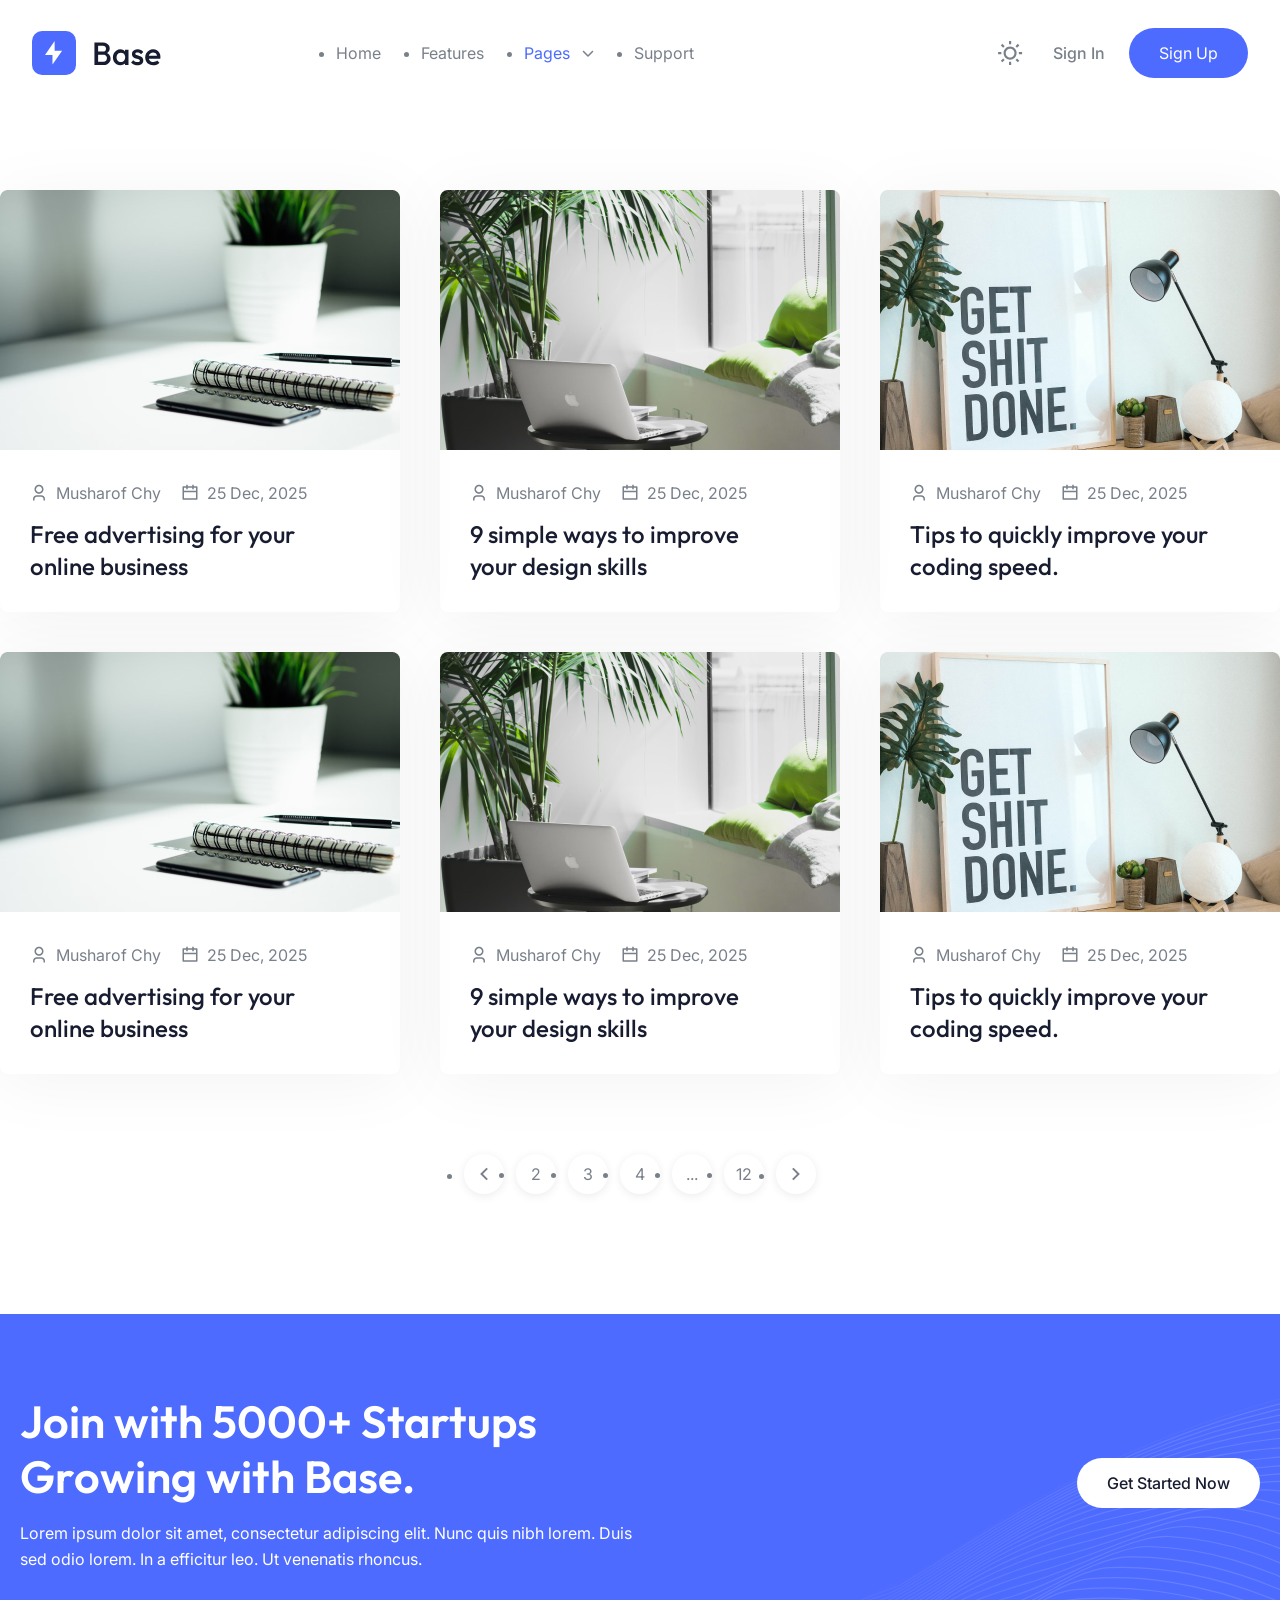
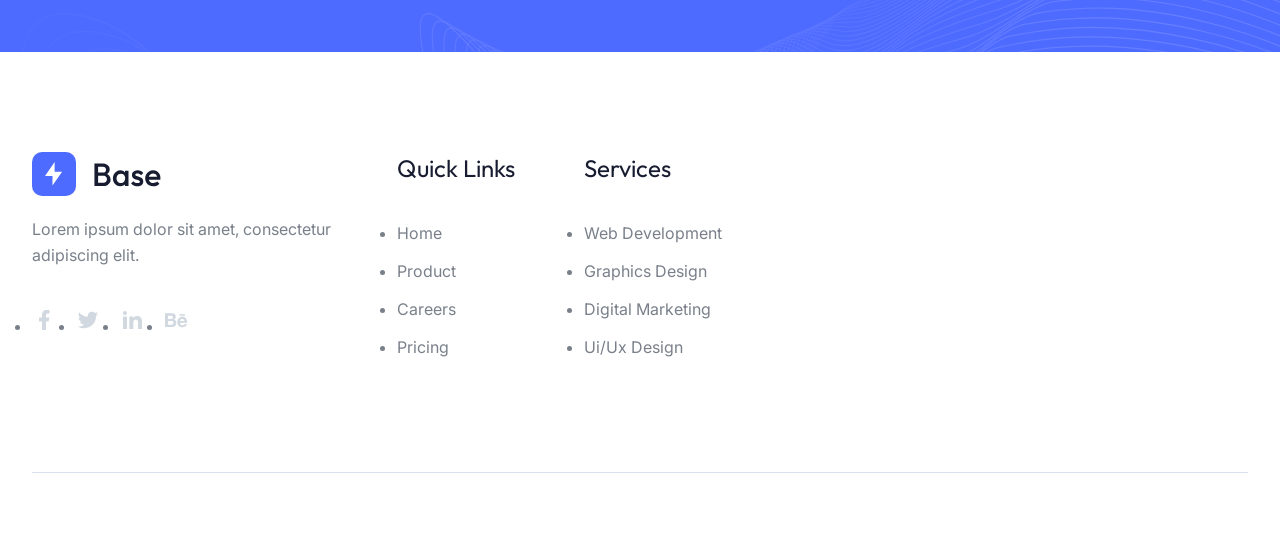
<file: ari_page/blog-grid.html>
<!DOCTYPE html>
<html lang="en">

<head>
  <meta charset="UTF-8" />
  <meta http-equiv="X-UA-Compatible" content="IE=edge" />
  <meta name="viewport" content="width=device-width, initial-scale=1.0" />
  <title>Blog Grids | Base - Tailwind CSS Startup Template</title>
  <link rel="icon" href="favicon.ico">
  <link href="style.css" rel="stylesheet">
</head>

<body x-data="{ page: 'blog-grid', 'darkMode': true, 'stickyMenu': false, 'navigationOpen': false, 'scrollTop': false }"
  x-init="
         darkMode = JSON.parse(localStorage.getItem('darkMode'));
         $watch('darkMode', value => localStorage.setItem('darkMode', JSON.stringify(value)))"
  :class="{'b eh': darkMode === true}">
  <!-- ===== Header Start ===== -->
  <header class="g s r vd ya cj" :class="{ 'hh sm _k dj bl ll' : stickyMenu }"
    @scroll.window="stickyMenu = (window.pageYOffset > 20) ? true : false">
    <div class="bb ze ki xn 2xl:ud-px-0 oo wf yf i">
      <div class="vd to/4 tc wf yf">
        <a href="index.html">
          <img class="om" src="images/logo-light.svg" alt="Logo Light" />
          <img class="xc nm" src="images/logo-dark.svg" alt="Logo Dark" />
        </a>

        <!-- Hamburger Toggle BTN -->
        <button class="po rc" @click="navigationOpen = !navigationOpen">
          <span class="rc i pf re pd">
            <span class="du-block h q vd yc">
              <span class="rc i r s eh um tg te rd eb ml jl dl" :class="{ 'ue el': !navigationOpen }"></span>
              <span class="rc i r s eh um tg te rd eb ml jl fl" :class="{ 'ue qr': !navigationOpen }"></span>
              <span class="rc i r s eh um tg te rd eb ml jl gl" :class="{ 'ue hl': !navigationOpen }"></span>
            </span>
            <span class="du-block h q vd yc lf">
              <span class="rc eh um tg ml jl el h na r ve yc" :class="{ 'sd dl': !navigationOpen }"></span>
              <span class="rc eh um tg ml jl qr h s pa vd rd" :class="{ 'sd rr': !navigationOpen }"></span>
            </span>
          </span>
        </button>
        <!-- Hamburger Toggle BTN -->
      </div>

      <div class="vd wo/4 sd qo f ho oo wf yf" :class="{ 'd hh rm sr td ud qg ug jc yh': navigationOpen }">
        <nav>
          <ul class="tc _o sf yo cg ep">
            <li><a href="index.html" class="xl" :class="{ 'mk': page === 'home' }">Home</a></li>
            <li><a href="index.html#features" class="xl">Features</a></li>
            <li class="c i" x-data="{ dropdown: false }">
              <a href="#!" class="xl tc wf yf bg" @click.prevent="dropdown = !dropdown"
                :class="{ 'mk': page === 'blog-grid' || page === 'blog-single' || page === 'signin' || page === 'signup' || page === '404' }">
                Pages

                <svg :class="{ 'wh': dropdown }" class="th mm we fd pf" xmlns="http://www.w3.org/2000/svg"
                  viewBox="0 0 512 512">
                  <path
                    d="M233.4 406.6c12.5 12.5 32.8 12.5 45.3 0l192-192c12.5-12.5 12.5-32.8 0-45.3s-32.8-12.5-45.3 0L256 338.7 86.6 169.4c-12.5-12.5-32.8-12.5-45.3 0s-12.5 32.8 0 45.3l192 192z" />
                </svg>
              </a>

              <!-- Dropdown Start -->
              <ul class="a" :class="{ 'tc': dropdown }">
                <li><a href="blog-grid.html" class="xl" :class="{ 'mk': page === 'blog-grid' }">Blog Grid</a></li>
                <li><a href="blog-single.html" class="xl" :class="{ 'mk': page === 'blog-single' }">Blog Single</a></li>
                <li><a href="signin.html" class="xl" :class="{ 'mk': page === 'signin' }">Sign In</a></li>
                <li><a href="signup.html" class="xl" :class="{ 'mk': page === 'signup' }">Sign Up</a></li>
                <li><a href="404.html" class="xl" :class="{ 'mk': page === '404' }">404</a></li>
              </ul>
              <!-- Dropdown End -->
            </li>
            <li><a href="index.html#support" class="xl">Support</a></li>
          </ul>
        </nav>

        <div class="tc wf ig pb no">
          <div class="pc h io pa ra" :class="navigationOpen ? '!-ud-visible' : 'd'">
            <label class="rc ab i">
              <input type="checkbox" :value="darkMode" @change="darkMode = !darkMode" class="pf vd yc uk h r za ab" />
              <!-- Icon Sun -->
              <svg :class="{ 'wn' : page === 'home', 'xh' : page === 'home' && stickyMenu }" class="th om" width="25"
                height="25" viewBox="0 0 25 25" fill="none" xmlns="http://www.w3.org/2000/svg">
                <path
                  d="M12.0908 18.6363C10.3549 18.6363 8.69 17.9467 7.46249 16.7192C6.23497 15.4916 5.54537 13.8268 5.54537 12.0908C5.54537 10.3549 6.23497 8.69 7.46249 7.46249C8.69 6.23497 10.3549 5.54537 12.0908 5.54537C13.8268 5.54537 15.4916 6.23497 16.7192 7.46249C17.9467 8.69 18.6363 10.3549 18.6363 12.0908C18.6363 13.8268 17.9467 15.4916 16.7192 16.7192C15.4916 17.9467 13.8268 18.6363 12.0908 18.6363ZM12.0908 16.4545C13.2481 16.4545 14.358 15.9947 15.1764 15.1764C15.9947 14.358 16.4545 13.2481 16.4545 12.0908C16.4545 10.9335 15.9947 9.8236 15.1764 9.00526C14.358 8.18692 13.2481 7.72718 12.0908 7.72718C10.9335 7.72718 9.8236 8.18692 9.00526 9.00526C8.18692 9.8236 7.72718 10.9335 7.72718 12.0908C7.72718 13.2481 8.18692 14.358 9.00526 15.1764C9.8236 15.9947 10.9335 16.4545 12.0908 16.4545ZM10.9999 0.0908203H13.1817V3.36355H10.9999V0.0908203ZM10.9999 20.8181H13.1817V24.0908H10.9999V20.8181ZM2.83446 4.377L4.377 2.83446L6.69082 5.14828L5.14828 6.69082L2.83446 4.37809V4.377ZM17.4908 19.0334L19.0334 17.4908L21.3472 19.8046L19.8046 21.3472L17.4908 19.0334ZM19.8046 2.83337L21.3472 4.377L19.0334 6.69082L17.4908 5.14828L19.8046 2.83446V2.83337ZM5.14828 17.4908L6.69082 19.0334L4.377 21.3472L2.83446 19.8046L5.14828 17.4908ZM24.0908 10.9999V13.1817H20.8181V10.9999H24.0908ZM3.36355 10.9999V13.1817H0.0908203V10.9999H3.36355Z"
                  fill="" />
              </svg>
              <!-- Icon Sun -->
              <img class="xc nm" src="images/icon-moon.svg" alt="Moon" />
            </label>
          </div>

          <a href="signin.html" :class="{ 'nk yl' : page === 'home', 'ok' : page === 'home' && stickyMenu }"
            class="ek pk xl">Sign In</a>
          <a href="signup.html" :class="{ 'hh/[0.15]' : page === 'home', 'sh' : page === 'home' && stickyMenu }"
            class="lk gh dk rg tc wf xf _l gi hi">Sign Up</a>
        </div>
      </div>
    </div>
  </header>

  <!-- ===== Header End ===== -->

  <main>
    <!-- ===== Blog Grid Start ===== -->
    <section class="ji gp uq">
      <div class="bb ye ki xn vq jb jo">
        <div class="wc qf pn xo zf iq">
          <!-- Blog Item -->
          <div class="animate_top sg vk rm xm">
            <div class="c rc i z-1 pg">
              <img class="w-full" src="images/blog-01.png" alt="Blog" />

              <div class="im h r s df vd yc wg tc wf xf al hh/20 nl il z-10">
                <a href="./blog-single.html" class="vc ek rg lk gh sl ml il gi hi">Read More</a>
              </div>
            </div>

            <div class="yh">
              <div class="tc uf wf ag jq">
                <div class="tc wf ag">
                  <img src="images/icon-man.svg" alt="User" />
                  <p>Musharof Chy</p>
                </div>
                <div class="tc wf ag">
                  <img src="images/icon-calender.svg" alt="Calender" />
                  <p>25 Dec, 2025</p>
                </div>
              </div>
              <h4 class="ek tj ml il kk wm xl eq lb">
                <a href="blog-single.html">Free advertising for your online business</a>
              </h4>
            </div>
          </div>

          <!-- Blog Item -->
          <div class="animate_top sg vk rm xm">
            <div class="c rc i z-1 pg">
              <img class="w-full" src="images/blog-02.png" alt="Blog" />

              <div class="im h r s df vd yc wg tc wf xf al hh/20 nl il z-10">
                <a href="./blog-single.html" class="vc ek rg lk gh sl ml il gi hi">Read More</a>
              </div>
            </div>

            <div class="yh">
              <div class="tc uf wf ag jq">
                <div class="tc wf ag">
                  <img src="images/icon-man.svg" alt="User" />
                  <p>Musharof Chy</p>
                </div>
                <div class="tc wf ag">
                  <img src="images/icon-calender.svg" alt="Calender" />
                  <p>25 Dec, 2025</p>
                </div>
              </div>
              <h4 class="ek tj ml il kk wm xl eq lb">
                <a href="blog-single.html">9 simple ways to improve your design skills</a>
              </h4>
            </div>
          </div>

          <!-- Blog Item -->
          <div class="animate_top sg vk rm xm">
            <div class="c rc i z-1 pg">
              <img class="w-full" src="images/blog-03.png" alt="Blog" />

              <div class="im h r s df vd yc wg tc wf xf al hh/20 nl il z-10">
                <a href="./blog-single.html" class="vc ek rg lk gh sl ml il gi hi">Read More</a>
              </div>
            </div>

            <div class="yh">
              <div class="tc uf wf ag jq">
                <div class="tc wf ag">
                  <img src="images/icon-man.svg" alt="User" />
                  <p>Musharof Chy</p>
                </div>
                <div class="tc wf ag">
                  <img src="images/icon-calender.svg" alt="Calender" />
                  <p>25 Dec, 2025</p>
                </div>
              </div>
              <h4 class="ek tj ml il kk wm xl eq lb">
                <a href="blog-single.html">Tips to quickly improve your coding speed.</a>
              </h4>
            </div>
          </div>

          <!-- Blog Item -->
          <div class="animate_top sg vk rm xm">
            <div class="c rc i z-1 pg">
              <img class="w-full" src="images/blog-01.png" alt="Blog" />

              <div class="im h r s df vd yc wg tc wf xf al hh/20 nl il z-10">
                <a href="./blog-single.html" class="vc ek rg lk gh sl ml il gi hi">Read More</a>
              </div>
            </div>

            <div class="yh">
              <div class="tc uf wf ag jq">
                <div class="tc wf ag">
                  <img src="images/icon-man.svg" alt="User" />
                  <p>Musharof Chy</p>
                </div>
                <div class="tc wf ag">
                  <img src="images/icon-calender.svg" alt="Calender" />
                  <p>25 Dec, 2025</p>
                </div>
              </div>
              <h4 class="ek tj ml il kk wm xl eq lb">
                <a href="blog-single.html">Free advertising for your online business</a>
              </h4>
            </div>
          </div>

          <!-- Blog Item -->
          <div class="animate_top sg vk rm xm">
            <div class="c rc i z-1 pg">
              <img class="w-full" src="images/blog-02.png" alt="Blog" />

              <div class="im h r s df vd yc wg tc wf xf al hh/20 nl il z-10">
                <a href="./blog-single.html" class="vc ek rg lk gh sl ml il gi hi">Read More</a>
              </div>
            </div>

            <div class="yh">
              <div class="tc uf wf ag jq">
                <div class="tc wf ag">
                  <img src="images/icon-man.svg" alt="User" />
                  <p>Musharof Chy</p>
                </div>
                <div class="tc wf ag">
                  <img src="images/icon-calender.svg" alt="Calender" />
                  <p>25 Dec, 2025</p>
                </div>
              </div>
              <h4 class="ek tj ml il kk wm xl eq lb">
                <a href="blog-single.html">9 simple ways to improve your design skills</a>
              </h4>
            </div>
          </div>

          <!-- Blog Item -->
          <div class="animate_top sg vk rm xm">
            <div class="c rc i z-1 pg">
              <img class="w-full" src="images/blog-03.png" alt="Blog" />

              <div class="im h r s df vd yc wg tc wf xf al hh/20 nl il z-10">
                <a href="./blog-single.html" class="vc ek rg lk gh sl ml il gi hi">Read More</a>
              </div>
            </div>

            <div class="yh">
              <div class="tc uf wf ag jq">
                <div class="tc wf ag">
                  <img src="images/icon-man.svg" alt="User" />
                  <p>Musharof Chy</p>
                </div>
                <div class="tc wf ag">
                  <img src="images/icon-calender.svg" alt="Calender" />
                  <p>25 Dec, 2025</p>
                </div>
              </div>
              <h4 class="ek tj ml il kk wm xl eq lb">
                <a href="blog-single.html">Tips to quickly improve your coding speed.</a>
              </h4>
            </div>
          </div>
        </div>

        <!-- Pagination -->
        <div class="mb lo bq i ua">
          <nav>
            <ul class="tc wf xf bg">
              <li>
                <a class="c tc wf xf wd in zc hn rg uj fo wk xm ml il hh rm tl zm yl an" href="#!">
                  <svg class="th lm ml il" width="8" height="14" viewBox="0 0 8 14" fill="none"
                    xmlns="http://www.w3.org/2000/svg">
                    <path
                      d="M2.93884 6.99999L7.88884 11.95L6.47484 13.364L0.11084 6.99999L6.47484 0.635986L7.88884 2.04999L2.93884 6.99999Z" />
                  </svg>
                </a>
              </li>
              <li>
                <a class="c tc wf xf wd in zc hn rg uj fo wk xm ml il hh rm tl zm yl an" href="#!">
                  2
                </a>
              </li>
              <li>
                <a class="c tc wf xf wd in zc hn rg uj fo wk xm ml il hh rm tl zm yl an" href="#!">
                  3
                </a>
              </li>
              <li>
                <a class="c tc wf xf wd in zc hn rg uj fo wk xm ml il hh rm tl zm yl an" href="#!">
                  4
                </a>
              </li>
              <li>
                <a class="c tc wf xf wd in zc hn rg uj fo wk xm ml il hh rm tl zm yl an" href="#!">
                  ...
                </a>
              </li>
              <li>
                <a class="c tc wf xf wd in zc hn rg uj fo wk xm ml il hh rm tl zm yl an" href="#!">
                  12
                </a>
              </li>
              <li>
                <a class="c tc wf xf wd in zc hn rg uj fo wk xm ml il hh rm tl zm yl an" href="#!">
                  <svg class="th lm ml il" width="8" height="14" viewBox="0 0 8 14" fill="none"
                    xmlns="http://www.w3.org/2000/svg">
                    <path
                      d="M5.06067 7.00001L0.110671 2.05001L1.52467 0.636014L7.88867 7.00001L1.52467 13.364L0.110672 11.95L5.06067 7.00001Z"
                      fill="#fefdfo" />
                  </svg>
                </a>
              </li>
            </ul>
          </nav>
        </div>
        <!-- Pagination -->
      </div>
    </section>
    <!-- ===== Blog Grid End ===== -->

    <!-- ===== CTA Start ===== -->
    <section class="i pg gh ji">
      <!-- Bg Shape -->
      <img class="h p q" src="images/shape-16.svg" alt="Bg Shape" />

      <div class="bb ye i z-10 ki xn dr">
        <div class="tc uf sn tn un gg">
          <div class="animate_left to/2">
            <h2 class="fk vj zp pr lk ac">
              Join with 5000+ Startups Growing with Base.
            </h2>
            <p class="lk">
              Lorem ipsum dolor sit amet, consectetur adipiscing elit. Nunc quis nibh lorem. Duis sed odio lorem. In a
              efficitur leo. Ut venenatis rhoncus.
            </p>
          </div>
          <div class="animate_right bf">
            <a href="#!" class="vc ek kk hh rg ol il cm gi hi">
              Get Started Now
            </a>
          </div>
        </div>
      </div>
    </section>

    <!-- ===== CTA End ===== -->
  </main>
  <!-- ===== Footer Start ===== -->
  <footer>
    <div class="bb ze ki xn 2xl:ud-px-0">
      <!-- Footer Top -->
      <div class="ji gp">
        <div class="tc uf ap gg fp">
          <div class="animate_top zd/2 to/4">
            <a href="index.html">
              <img src="images/logo-light.svg" alt="Logo" class="om" />
              <img src="images/logo-dark.svg" alt="Logo" class="xc nm" />
            </a>

            <p class="lc fb">Lorem ipsum dolor sit amet, consectetur adipiscing elit.</p>

            <ul class="tc wf cg">
              <li>
                <a href="#!">
                  <svg class="vh ul cl il" width="24" height="24" viewBox="0 0 24 24" fill="none"
                    xmlns="http://www.w3.org/2000/svg">
                    <g clip-path="url(#clip0_48_1499)">
                      <path
                        d="M14 13.5H16.5L17.5 9.5H14V7.5C14 6.47 14 5.5 16 5.5H17.5V2.14C17.174 2.097 15.943 2 14.643 2C11.928 2 10 3.657 10 6.7V9.5H7V13.5H10V22H14V13.5Z"
                        fill="" />
                    </g>
                    <defs>
                      <clipPath id="clip0_48_1499">
                        <rect width="24" height="24" fill="white" />
                      </clipPath>
                    </defs>
                  </svg>
                </a>
              </li>
              <li>
                <a href="#!">
                  <svg class="vh ul cl il" width="24" height="24" viewBox="0 0 24 24" fill="none"
                    xmlns="http://www.w3.org/2000/svg">
                    <g clip-path="url(#clip0_48_1502)">
                      <path
                        d="M22.162 5.65593C21.3985 5.99362 20.589 6.2154 19.76 6.31393C20.6337 5.79136 21.2877 4.96894 21.6 3.99993C20.78 4.48793 19.881 4.82993 18.944 5.01493C18.3146 4.34151 17.4803 3.89489 16.5709 3.74451C15.6615 3.59413 14.7279 3.74842 13.9153 4.18338C13.1026 4.61834 12.4564 5.30961 12.0771 6.14972C11.6978 6.98983 11.6067 7.93171 11.818 8.82893C10.1551 8.74558 8.52832 8.31345 7.04328 7.56059C5.55823 6.80773 4.24812 5.75098 3.19799 4.45893C2.82628 5.09738 2.63095 5.82315 2.63199 6.56193C2.63199 8.01193 3.36999 9.29293 4.49199 10.0429C3.828 10.022 3.17862 9.84271 2.59799 9.51993V9.57193C2.59819 10.5376 2.93236 11.4735 3.54384 12.221C4.15532 12.9684 5.00647 13.4814 5.95299 13.6729C5.33661 13.84 4.6903 13.8646 4.06299 13.7449C4.32986 14.5762 4.85 15.3031 5.55058 15.824C6.25117 16.345 7.09712 16.6337 7.96999 16.6499C7.10247 17.3313 6.10917 17.8349 5.04687 18.1321C3.98458 18.4293 2.87412 18.5142 1.77899 18.3819C3.69069 19.6114 5.91609 20.2641 8.18899 20.2619C15.882 20.2619 20.089 13.8889 20.089 8.36193C20.089 8.18193 20.084 7.99993 20.076 7.82193C20.8949 7.2301 21.6016 6.49695 22.163 5.65693L22.162 5.65593Z"
                        fill="" />
                    </g>
                    <defs>
                      <clipPath id="clip0_48_1502">
                        <rect width="24" height="24" fill="white" />
                      </clipPath>
                    </defs>
                  </svg>
                </a>
              </li>
              <li>
                <a href="#!">
                  <svg class="vh ul cl il" width="24" height="24" viewBox="0 0 24 24" fill="none"
                    xmlns="http://www.w3.org/2000/svg">
                    <g clip-path="url(#clip0_48_1505)">
                      <path
                        d="M6.94 5.00002C6.93974 5.53046 6.72877 6.03906 6.35351 6.41394C5.97825 6.78883 5.46944 6.99929 4.939 6.99902C4.40857 6.99876 3.89997 6.78779 3.52508 6.41253C3.1502 6.03727 2.93974 5.52846 2.94 4.99802C2.94027 4.46759 3.15124 3.95899 3.5265 3.5841C3.90176 3.20922 4.41057 2.99876 4.941 2.99902C5.47144 2.99929 5.98004 3.21026 6.35492 3.58552C6.72981 3.96078 6.94027 4.46959 6.94 5.00002ZM7 8.48002H3V21H7V8.48002ZM13.32 8.48002H9.34V21H13.28V14.43C13.28 10.77 18.05 10.43 18.05 14.43V21H22V13.07C22 6.90002 14.94 7.13002 13.28 10.16L13.32 8.48002Z"
                        fill="" />
                    </g>
                    <defs>
                      <clipPath id="clip0_48_1505">
                        <rect width="24" height="24" fill="white" />
                      </clipPath>
                    </defs>
                  </svg>
                </a>
              </li>
              <li>
                <a href="#!">
                  <svg class="vh ul cl il" width="24" height="24" viewBox="0 0 24 24"
                    xmlns="http://www.w3.org/2000/svg">
                    <g clip-path="url(#clip0_48_1508)">
                      <path
                        d="M7.443 5.3501C8.082 5.3501 8.673 5.4001 9.213 5.5481C9.70301 5.63814 10.1708 5.82293 10.59 6.0921C10.984 6.3391 11.279 6.6861 11.475 7.1311C11.672 7.5761 11.77 8.1211 11.77 8.7141C11.77 9.4071 11.623 10.0001 11.279 10.4451C10.984 10.8911 10.492 11.2861 9.902 11.5831C10.738 11.8311 11.377 12.2761 11.77 12.8691C12.164 13.4631 12.41 14.2051 12.41 15.0461C12.41 15.7391 12.262 16.3321 12.016 16.8271C11.77 17.3221 11.377 17.7671 10.934 18.0641C10.4528 18.3825 9.92084 18.6165 9.361 18.7561C8.771 18.9051 8.181 19.0041 7.591 19.0041H1V5.3501H7.443ZM7.049 10.8901C7.59 10.8901 8.033 10.7421 8.377 10.4951C8.721 10.2481 8.869 9.8021 8.869 9.2581C8.869 8.9611 8.819 8.6641 8.721 8.4671C8.623 8.2691 8.475 8.1201 8.279 7.9721C8.082 7.8731 7.885 7.7741 7.639 7.7251C7.393 7.6751 7.148 7.6751 6.852 7.6751H4V10.8911H7.05L7.049 10.8901ZM7.197 16.7281C7.492 16.7281 7.787 16.6781 8.033 16.6291C8.28138 16.5819 8.51628 16.4805 8.721 16.3321C8.92139 16.1873 9.08903 16.002 9.213 15.7881C9.311 15.5411 9.41 15.2441 9.41 14.8981C9.41 14.2051 9.213 13.7101 8.82 13.3641C8.426 13.0671 7.885 12.9191 7.246 12.9191H4V16.7291H7.197V16.7281ZM16.689 16.6781C17.082 17.0741 17.672 17.2721 18.459 17.2721C19 17.2721 19.492 17.1241 19.885 16.8771C20.279 16.5801 20.525 16.2831 20.623 15.9861H23.033C22.639 17.1731 22.049 18.0141 21.263 18.5581C20.475 19.0531 19.541 19.3501 18.41 19.3501C17.6864 19.3523 16.9688 19.2179 16.295 18.9541C15.6887 18.7266 15.148 18.3529 14.721 17.8661C14.2643 17.4107 13.9267 16.8498 13.738 16.2331C13.492 15.5901 13.393 14.8981 13.393 14.1061C13.393 13.3641 13.492 12.6721 13.738 12.0281C13.9745 11.4082 14.3245 10.8378 14.77 10.3461C15.213 9.9011 15.754 9.5061 16.344 9.2581C17.0007 8.99416 17.7022 8.85969 18.41 8.8621C19.246 8.8621 19.984 9.0111 20.623 9.3571C21.263 9.7031 21.754 10.0991 22.148 10.6931C22.5499 11.2636 22.8494 11.8998 23.033 12.5731C23.131 13.2651 23.18 13.9581 23.131 14.7491H16C16 15.5411 16.295 16.2831 16.689 16.6791V16.6781ZM19.787 11.4841C19.443 11.1381 18.902 10.9401 18.262 10.9401C17.82 10.9401 17.475 11.0391 17.18 11.1871C16.885 11.3361 16.689 11.5341 16.492 11.7321C16.311 11.9234 16.1912 12.1643 16.148 12.4241C16.098 12.6721 16.049 12.8691 16.049 13.0671H20.475C20.377 12.3251 20.131 11.8311 19.787 11.4841V11.4841ZM15.459 6.2901H20.967V7.6261H15.46V6.2901H15.459Z" />
                    </g>
                    <defs>
                      <clipPath id="clip0_48_1508">
                        <rect width="24" height="24" fill="white" />
                      </clipPath>
                    </defs>
                  </svg>
                </a>
              </li>
            </ul>
          </div>

          <div class="vd ro tc sf rn un gg vn">
            <div class="animate_top">
              <h4 class="kk wm tj ec">Quick Links</h4>

              <ul>
                <li><a href="#!" class="sc xl vb">Home</a></li>
                <li><a href="#!" class="sc xl vb">Product</a></li>
                <li>
                  <a href="#!" class="sc xl vb">
                    Careers

                  </a>
                </li>
                <li><a href="#!" class="sc xl vb">Pricing</a></li>
              </ul>
            </div>

            <div class="animate_top">
              <h4 class="kk wm tj ec">Services</h4>

              <ul>
                <li><a href="#!" class="sc xl vb">Web Development</a></li>
                <li><a href="#!" class="sc xl vb">Graphics Design</a></li>
                <li><a href="#!" class="sc xl vb">Digital Marketing</a></li>
                <li><a href="#!" class="sc xl vb">Ui/Ux Design</a></li>
              </ul>
            </div>

            <div class="animate_top">
              <h4 class="kk wm tj ec">Support</h4>

              <ul>
                <li><a href="#!" class="sc xl vb">Company</a></li>
                <li><a href="#!" class="sc xl vb">Press media</a></li>
                <li><a href="#!" class="sc xl vb">Our Blog</a></li>
                <li><a href="#!" class="sc xl vb">Contact Us</a></li>
              </ul>
            </div>

            <div class="animate_top">
              <h4 class="kk wm tj ec">Newsletter</h4>
              <p class="ac qe">Subscribe to receive future updates</p>

              <form action="https://formbold.com/s/unique_form_id" method="POST">
                <div class="i">
                  <input type="text" placeholder="Email address" class="vd sm _g ch pm vk xm rg gm dm dn gi mi" />

                  <button class="h q fi">
                    <svg class="th vm ul" width="20" height="20" viewBox="0 0 20 20" fill="none"
                      xmlns="http://www.w3.org/2000/svg">
                      <g clip-path="url(#clip0_48_1487)">
                        <path
                          d="M3.1175 1.17318L18.5025 9.63484C18.5678 9.67081 18.6223 9.72365 18.6602 9.78786C18.6982 9.85206 18.7182 9.92527 18.7182 9.99984C18.7182 10.0744 18.6982 10.1476 18.6602 10.2118C18.6223 10.276 18.5678 10.3289 18.5025 10.3648L3.1175 18.8265C3.05406 18.8614 2.98262 18.8792 2.91023 18.8781C2.83783 18.8769 2.76698 18.857 2.70465 18.8201C2.64232 18.7833 2.59066 18.7308 2.55478 18.6679C2.51889 18.6051 2.50001 18.5339 2.5 18.4615V1.53818C2.50001 1.46577 2.51889 1.39462 2.55478 1.33174C2.59066 1.26885 2.64232 1.2164 2.70465 1.17956C2.76698 1.14272 2.83783 1.12275 2.91023 1.12163C2.98262 1.12051 3.05406 1.13828 3.1175 1.17318ZM4.16667 10.8332V16.3473L15.7083 9.99984L4.16667 3.65234V9.16651H8.33333V10.8332H4.16667Z"
                          fill="" />
                      </g>
                      <defs>
                        <clipPath id="clip0_48_1487">
                          <rect width="20" height="20" fill="white" />
                        </clipPath>
                      </defs>
                    </svg>
                  </button>
                </div>
              </form>
            </div>
          </div>
        </div>
      </div>
      <!-- Footer Top -->

      <!-- Footer Bottom -->
      <div class="bh ch pm tc uf sf yo wf xf ap cg fp bj">
        <div class="animate_top">
          <ul class="tc wf gg">
            <li><a href="#!" class="xl">English</a></li>
            <li><a href="#!" class="xl">Privacy Policy</a></li>
            <li><a href="#!" class="xl">Support</a></li>
          </ul>
        </div>

        <div class="animate_top">
          <p>&copy; 2025 Base. All rights reserved. Distributed by <a href="https://themewagon.com"
              target="_blank">ThemeWagon</a></p>
        </div>
      </div>
      <!-- Footer Bottom -->
    </div>
  </footer>

  <!-- ===== Footer End ===== -->

  <!-- ====== Back To Top Start ===== -->
  <button class="xc wf xf ie ld vg sr gh tr g sa ta _a" @click="window.scrollTo({top: 0, behavior: 'smooth'})"
    @scroll.window="scrollTop = (window.pageYOffset > 50) ? true : false" :class="{ 'uc' : scrollTop }">
    <svg class="uh se qd" xmlns="http://www.w3.org/2000/svg" viewBox="0 0 512 512">
      <path
        d="M233.4 105.4c12.5-12.5 32.8-12.5 45.3 0l192 192c12.5 12.5 12.5 32.8 0 45.3s-32.8 12.5-45.3 0L256 173.3 86.6 342.6c-12.5 12.5-32.8 12.5-45.3 0s-12.5-32.8 0-45.3l192-192z" />
    </svg>
  </button>

  <!-- ====== Back To Top End ===== -->
  <script defer src="bundle.js"></script>
</body>

</html>
</file>
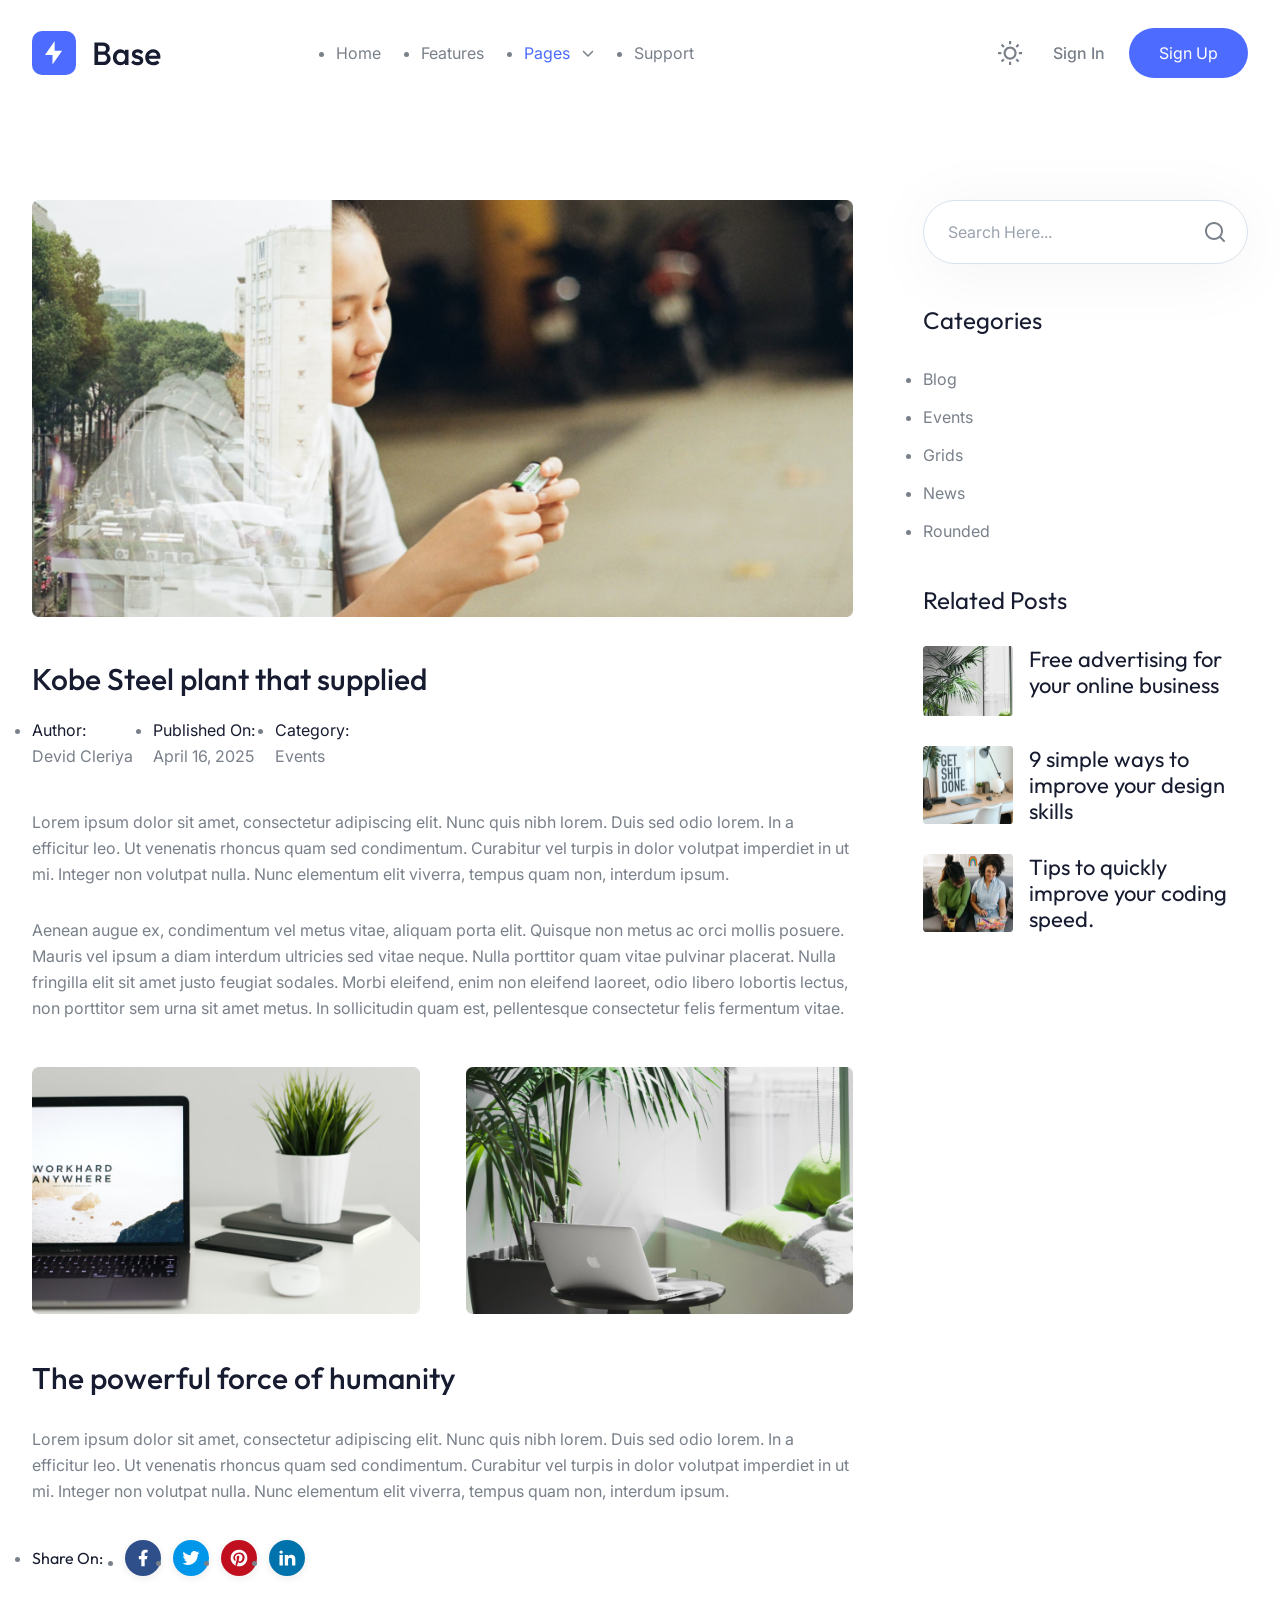
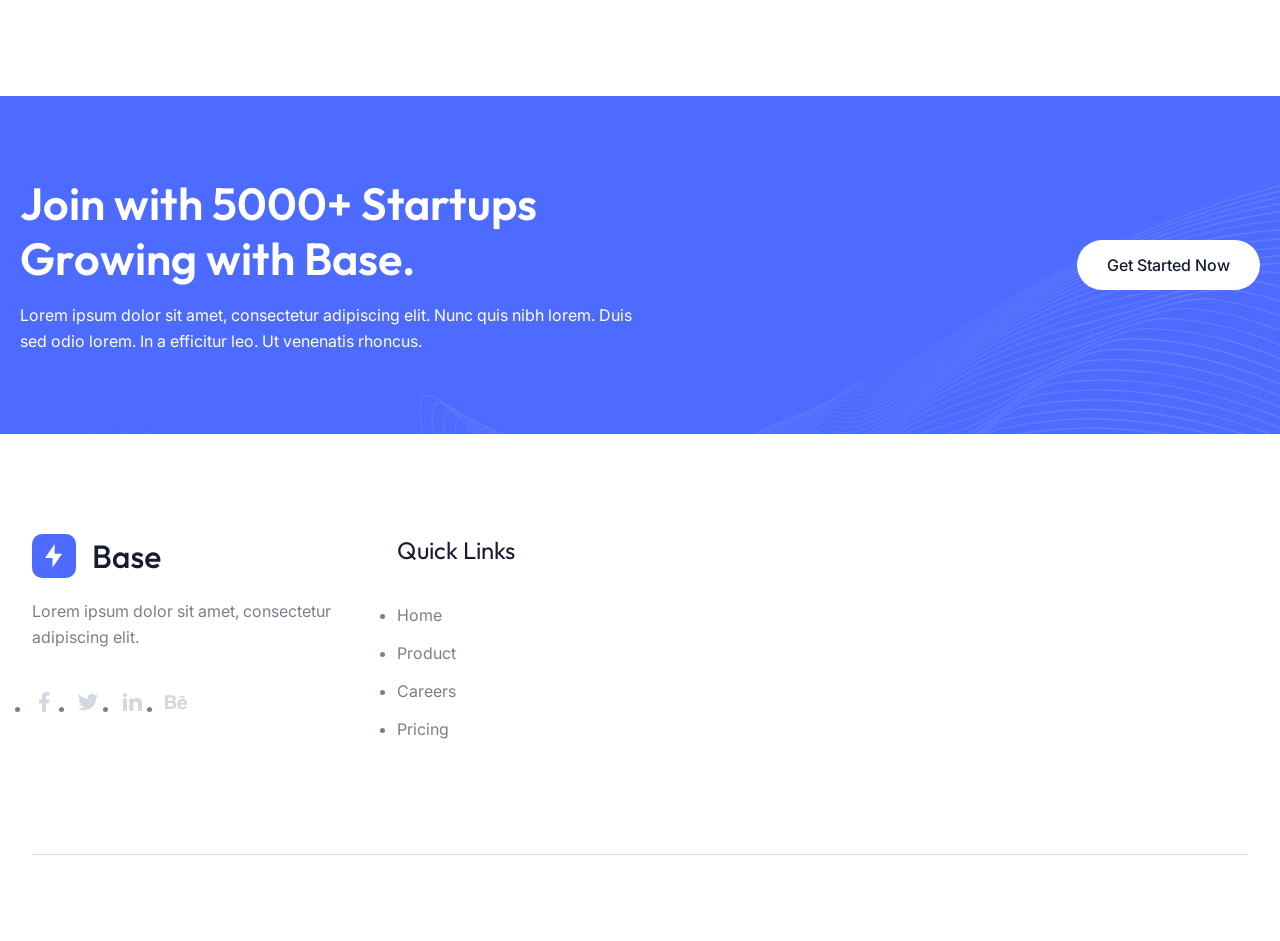
<file: ari_page/blog-single.html>
<!DOCTYPE html>
<html lang="en">

<head>
  <meta charset="UTF-8" />
  <meta http-equiv="X-UA-Compatible" content="IE=edge" />
  <meta name="viewport" content="width=device-width, initial-scale=1.0" />
  <title>Blog Details | Base - Tailwind CSS Startup Template</title>
  <link rel="icon" href="favicon.ico">
  <link href="style.css" rel="stylesheet">
</head>

<body
  x-data="{ page: 'blog-single', 'darkMode': true, 'stickyMenu': false, 'navigationOpen': false, 'scrollTop': false }"
  x-init="
         darkMode = JSON.parse(localStorage.getItem('darkMode'));
         $watch('darkMode', value => localStorage.setItem('darkMode', JSON.stringify(value)))"
  :class="{'b eh': darkMode === true}">
  <!-- ===== Header Start ===== -->
  <header class="g s r vd ya cj" :class="{ 'hh sm _k dj bl ll' : stickyMenu }"
    @scroll.window="stickyMenu = (window.pageYOffset > 20) ? true : false">
    <div class="bb ze ki xn 2xl:ud-px-0 oo wf yf i">
      <div class="vd to/4 tc wf yf">
        <a href="index.html">
          <img class="om" src="images/logo-light.svg" alt="Logo Light" />
          <img class="xc nm" src="images/logo-dark.svg" alt="Logo Dark" />
        </a>

        <!-- Hamburger Toggle BTN -->
        <button class="po rc" @click="navigationOpen = !navigationOpen">
          <span class="rc i pf re pd">
            <span class="du-block h q vd yc">
              <span class="rc i r s eh um tg te rd eb ml jl dl" :class="{ 'ue el': !navigationOpen }"></span>
              <span class="rc i r s eh um tg te rd eb ml jl fl" :class="{ 'ue qr': !navigationOpen }"></span>
              <span class="rc i r s eh um tg te rd eb ml jl gl" :class="{ 'ue hl': !navigationOpen }"></span>
            </span>
            <span class="du-block h q vd yc lf">
              <span class="rc eh um tg ml jl el h na r ve yc" :class="{ 'sd dl': !navigationOpen }"></span>
              <span class="rc eh um tg ml jl qr h s pa vd rd" :class="{ 'sd rr': !navigationOpen }"></span>
            </span>
          </span>
        </button>
        <!-- Hamburger Toggle BTN -->
      </div>

      <div class="vd wo/4 sd qo f ho oo wf yf" :class="{ 'd hh rm sr td ud qg ug jc yh': navigationOpen }">
        <nav>
          <ul class="tc _o sf yo cg ep">
            <li><a href="index.html" class="xl" :class="{ 'mk': page === 'home' }">Home</a></li>
            <li><a href="index.html#features" class="xl">Features</a></li>
            <li class="c i" x-data="{ dropdown: false }">
              <a href="#!" class="xl tc wf yf bg" @click.prevent="dropdown = !dropdown"
                :class="{ 'mk': page === 'blog-grid' || page === 'blog-single' || page === 'signin' || page === 'signup' || page === '404' }">
                Pages

                <svg :class="{ 'wh': dropdown }" class="th mm we fd pf" xmlns="http://www.w3.org/2000/svg"
                  viewBox="0 0 512 512">
                  <path
                    d="M233.4 406.6c12.5 12.5 32.8 12.5 45.3 0l192-192c12.5-12.5 12.5-32.8 0-45.3s-32.8-12.5-45.3 0L256 338.7 86.6 169.4c-12.5-12.5-32.8-12.5-45.3 0s-12.5 32.8 0 45.3l192 192z" />
                </svg>
              </a>

              <!-- Dropdown Start -->
              <ul class="a" :class="{ 'tc': dropdown }">
                <li><a href="blog-grid.html" class="xl" :class="{ 'mk': page === 'blog-grid' }">Blog Grid</a></li>
                <li><a href="blog-single.html" class="xl" :class="{ 'mk': page === 'blog-single' }">Blog Single</a></li>
                <li><a href="signin.html" class="xl" :class="{ 'mk': page === 'signin' }">Sign In</a></li>
                <li><a href="signup.html" class="xl" :class="{ 'mk': page === 'signup' }">Sign Up</a></li>
                <li><a href="404.html" class="xl" :class="{ 'mk': page === '404' }">404</a></li>
              </ul>
              <!-- Dropdown End -->
            </li>
            <li><a href="index.html#support" class="xl">Support</a></li>
          </ul>
        </nav>

        <div class="tc wf ig pb no">
          <div class="pc h io pa ra" :class="navigationOpen ? '!-ud-visible' : 'd'">
            <label class="rc ab i">
              <input type="checkbox" :value="darkMode" @change="darkMode = !darkMode" class="pf vd yc uk h r za ab" />
              <!-- Icon Sun -->
              <svg :class="{ 'wn' : page === 'home', 'xh' : page === 'home' && stickyMenu }" class="th om" width="25"
                height="25" viewBox="0 0 25 25" fill="none" xmlns="http://www.w3.org/2000/svg">
                <path
                  d="M12.0908 18.6363C10.3549 18.6363 8.69 17.9467 7.46249 16.7192C6.23497 15.4916 5.54537 13.8268 5.54537 12.0908C5.54537 10.3549 6.23497 8.69 7.46249 7.46249C8.69 6.23497 10.3549 5.54537 12.0908 5.54537C13.8268 5.54537 15.4916 6.23497 16.7192 7.46249C17.9467 8.69 18.6363 10.3549 18.6363 12.0908C18.6363 13.8268 17.9467 15.4916 16.7192 16.7192C15.4916 17.9467 13.8268 18.6363 12.0908 18.6363ZM12.0908 16.4545C13.2481 16.4545 14.358 15.9947 15.1764 15.1764C15.9947 14.358 16.4545 13.2481 16.4545 12.0908C16.4545 10.9335 15.9947 9.8236 15.1764 9.00526C14.358 8.18692 13.2481 7.72718 12.0908 7.72718C10.9335 7.72718 9.8236 8.18692 9.00526 9.00526C8.18692 9.8236 7.72718 10.9335 7.72718 12.0908C7.72718 13.2481 8.18692 14.358 9.00526 15.1764C9.8236 15.9947 10.9335 16.4545 12.0908 16.4545ZM10.9999 0.0908203H13.1817V3.36355H10.9999V0.0908203ZM10.9999 20.8181H13.1817V24.0908H10.9999V20.8181ZM2.83446 4.377L4.377 2.83446L6.69082 5.14828L5.14828 6.69082L2.83446 4.37809V4.377ZM17.4908 19.0334L19.0334 17.4908L21.3472 19.8046L19.8046 21.3472L17.4908 19.0334ZM19.8046 2.83337L21.3472 4.377L19.0334 6.69082L17.4908 5.14828L19.8046 2.83446V2.83337ZM5.14828 17.4908L6.69082 19.0334L4.377 21.3472L2.83446 19.8046L5.14828 17.4908ZM24.0908 10.9999V13.1817H20.8181V10.9999H24.0908ZM3.36355 10.9999V13.1817H0.0908203V10.9999H3.36355Z"
                  fill="" />
              </svg>
              <!-- Icon Sun -->
              <img class="xc nm" src="images/icon-moon.svg" alt="Moon" />
            </label>
          </div>

          <a href="signin.html" :class="{ 'nk yl' : page === 'home', 'ok' : page === 'home' && stickyMenu }"
            class="ek pk xl">Sign In</a>
          <a href="signup.html" :class="{ 'hh/[0.15]' : page === 'home', 'sh' : page === 'home' && stickyMenu }"
            class="lk gh dk rg tc wf xf _l gi hi">Sign Up</a>
        </div>
      </div>
    </div>
  </header>

  <!-- ===== Header End ===== -->

  <main>
    <!-- ===== Blog Single Start ===== -->
    <section class="gj qp gr hj rp hr">
      <div class="bb ze ki xn 2xl:ud-px-0">
        <div class="tc sf yo zf kq">
          <div class="ro">
            <div
              class="animate_top rounded-md shadow-solid-13 bg-white dark:bg-blacksection border border-stroke dark:border-strokedark p-7.5 md:p-10">
              <img src="images/blog-big.png" alt="Blog" />

              <h2 class="ek vj 2xl:ud-text-title-lg kk wm nb gb">Kobe Steel plant that supplied</h2>

              <ul class="tc uf cg 2xl:ud-gap-15 fb">
                <li><span class="rc kk wm">Author: </span> Devid Cleriya</li>
                <li><span class="rc kk wm">Published On: </span> April 16, 2025</li>
                <li><span class="rc kk wm">Category: </span> Events</li>
              </ul>

              <p>
                Lorem ipsum dolor sit amet, consectetur adipiscing elit. Nunc quis nibh lorem. Duis sed odio lorem. In a
                efficitur leo. Ut venenatis rhoncus quam sed condimentum. Curabitur vel turpis in dolor volutpat
                imperdiet in ut mi. Integer non volutpat nulla. Nunc elementum elit viverra, tempus quam non, interdum
                ipsum.
              </p>

              <p class="ob">
                Aenean augue ex, condimentum vel metus vitae, aliquam porta elit. Quisque non metus ac orci mollis
                posuere. Mauris vel ipsum a diam interdum ultricies sed vitae neque. Nulla
                porttitor quam vitae pulvinar placerat. Nulla fringilla elit sit amet justo feugiat sodales. Morbi
                eleifend, enim non eleifend laoreet, odio libero lobortis lectus, non porttitor sem
                urna sit amet metus. In sollicitudin quam est, pellentesque consectetur felis fermentum vitae.
              </p>

              <div class="wc qf pn dg cb">
                <img src="images/blog-04.png" alt="Blog" />
                <img src="images/blog-05.png" alt="Blog" />
              </div>

              <h2 class="ek vj 2xl:ud-text-title-lg kk wm nb qb">The powerful force of humanity</h2>
              <p>
                Lorem ipsum dolor sit amet, consectetur adipiscing elit. Nunc quis nibh lorem. Duis sed odio lorem. In a
                efficitur leo. Ut venenatis rhoncus quam sed condimentum. Curabitur vel
                turpis in dolor volutpat imperdiet in ut mi. Integer non volutpat nulla. Nunc elementum elit viverra,
                tempus quam non, interdum ipsum.
              </p>

              <ul class="tc wf bg sb">
                <li>
                  <p class="sj kk wm tb">Share On:</p>
                </li>
                <li>
                  <a href="#!" class="tc wf xf yd ad rg ml il ih wk">
                    <svg width="20" height="20" viewBox="0 0 20 20" fill="none" xmlns="http://www.w3.org/2000/svg">
                      <g clip-path="url(#clip0_47_28)">
                        <path
                          d="M11.6663 11.25H13.7497L14.583 7.91663H11.6663V6.24996C11.6663 5.39163 11.6663 4.58329 13.333 4.58329H14.583V1.78329C14.3113 1.74746 13.2855 1.66663 12.2022 1.66663C9.93967 1.66663 8.33301 3.04746 8.33301 5.58329V7.91663H5.83301V11.25H8.33301V18.3333H11.6663V11.25Z"
                          fill="white" />
                      </g>
                      <defs>
                        <clipPath id="clip0_47_28">
                          <rect width="20" height="20" fill="white" />
                        </clipPath>
                      </defs>
                    </svg>
                  </a>
                </li>
                <li>
                  <a href="#!" class="tc wf xf yd ad rg ml il jh wk">
                    <svg width="20" height="20" viewBox="0 0 20 20" fill="none" xmlns="http://www.w3.org/2000/svg">
                      <g clip-path="url(#clip0_47_47)">
                        <path
                          d="M18.4683 4.71327C17.8321 4.99468 17.1574 5.1795 16.4666 5.26161C17.1947 4.82613 17.7397 4.14078 17.9999 3.33327C17.3166 3.73994 16.5674 4.02494 15.7866 4.17911C15.2621 3.61792 14.5669 3.24574 13.809 3.12043C13.0512 2.99511 12.2732 3.12368 11.596 3.48615C10.9187 3.84862 10.3802 4.42468 10.0642 5.12477C9.74812 5.82486 9.67221 6.60976 9.84825 7.35744C8.46251 7.28798 7.10686 6.92788 5.86933 6.30049C4.63179 5.67311 3.54003 4.79248 2.66492 3.71577C2.35516 4.24781 2.19238 4.85263 2.19326 5.46827C2.19326 6.67661 2.80826 7.74411 3.74326 8.36911C3.18993 8.35169 2.64878 8.20226 2.16492 7.93327V7.97661C2.16509 8.78136 2.44356 9.56129 2.95313 10.1842C3.46269 10.807 4.17199 11.2345 4.96075 11.3941C4.4471 11.5333 3.90851 11.5538 3.38576 11.4541C3.60814 12.1468 4.04159 12.7526 4.62541 13.1867C5.20924 13.6208 5.9142 13.8614 6.64159 13.8749C5.91866 14.4427 5.0909 14.8624 4.20566 15.1101C3.32041 15.3577 2.39503 15.4285 1.48242 15.3183C3.0755 16.3428 4.93 16.8867 6.82409 16.8849C13.2349 16.8849 16.7408 11.5741 16.7408 6.96827C16.7408 6.81827 16.7366 6.66661 16.7299 6.51827C17.4123 6.02508 18.0013 5.41412 18.4691 4.71411L18.4683 4.71327Z"
                          fill="white" />
                      </g>
                      <defs>
                        <clipPath id="clip0_47_47">
                          <rect width="20" height="20" fill="white" />
                        </clipPath>
                      </defs>
                    </svg>
                  </a>
                </li>
                <li>
                  <a href="#!" class="tc wf xf yd ad rg ml il kh wk">
                    <svg width="20" height="20" viewBox="0 0 20 20" fill="none" xmlns="http://www.w3.org/2000/svg">
                      <g clip-path="url(#clip0_47_50)">
                        <path
                          d="M11.1417 1.74502C9.14781 1.47074 7.12195 1.92715 5.43827 3.02999C3.75459 4.13283 2.52679 5.80761 1.98158 7.74508C1.43637 9.68255 1.61059 11.7519 2.47205 13.5709C3.33351 15.3899 4.82404 16.8359 6.66841 17.6417C6.61854 17.0015 6.66432 16.3575 6.80425 15.7309C6.95841 15.0317 7.88425 11.1784 7.88425 11.1784C7.69989 10.7651 7.60775 10.3167 7.61425 9.86419C7.61425 8.62669 8.32841 7.70336 9.21675 7.70336C9.37634 7.70103 9.53455 7.7331 9.68064 7.79738C9.82673 7.86166 9.95727 7.95665 10.0634 8.07588C10.1695 8.19511 10.2487 8.33578 10.2955 8.48835C10.3424 8.64091 10.3559 8.80178 10.3351 8.96002C10.3351 9.71002 9.85342 10.845 9.60175 11.91C9.55201 12.1053 9.54886 12.3096 9.59254 12.5064C9.63621 12.7031 9.72551 12.8869 9.85321 13.0428C9.98092 13.1987 10.1435 13.3225 10.3278 13.4041C10.5121 13.4857 10.713 13.5228 10.9142 13.5125C12.4959 13.5125 13.5559 11.4867 13.5559 9.09502C13.5559 7.26169 12.3417 5.88836 10.1034 5.88836C9.56789 5.86755 9.03373 5.95579 8.53336 6.14773C8.03298 6.33968 7.57684 6.63131 7.19262 7.00493C6.8084 7.37855 6.50413 7.82636 6.29827 8.32117C6.09241 8.81598 5.98926 9.34746 5.99508 9.88336C5.97122 10.4778 6.163 11.0608 6.53508 11.525C6.60461 11.5769 6.65538 11.65 6.67973 11.7333C6.70408 11.8166 6.70069 11.9055 6.67008 11.9867C6.63175 12.14 6.53508 12.5059 6.49675 12.64C6.48877 12.6855 6.47023 12.7285 6.4426 12.7655C6.41497 12.8026 6.37904 12.8326 6.33769 12.8532C6.29634 12.8738 6.25073 12.8844 6.20454 12.8841C6.15835 12.8838 6.11286 12.8727 6.07175 12.8517C4.91841 12.39 4.37508 11.1209 4.37508 9.67169C4.37508 7.29919 6.36175 4.45919 10.3367 4.45919C13.5001 4.45919 15.6034 6.77336 15.6034 9.24836C15.6034 12.5059 13.7892 14.955 11.1084 14.955C10.7077 14.9678 10.3103 14.8794 9.95286 14.6979C9.59541 14.5164 9.2895 14.2477 9.06342 13.9167C9.06342 13.9167 8.58175 15.8467 8.48675 16.2117C8.29282 16.8423 8.00667 17.4407 7.63758 17.9875C8.40675 18.2209 9.20591 18.3375 10.0092 18.3342C11.1039 18.3351 12.188 18.12 13.1994 17.7013C14.2108 17.2827 15.1297 16.6686 15.9035 15.8943C16.6772 15.12 17.2907 14.2007 17.7086 13.1889C18.1266 12.1772 18.3409 11.093 18.3393 9.99836C18.3382 7.98586 17.6091 6.04169 16.2864 4.52484C14.9638 3.00799 13.137 2.02091 11.1434 1.74586L11.1417 1.74502Z"
                          fill="white" />
                      </g>
                      <defs>
                        <clipPath id="clip0_47_50">
                          <rect width="20" height="20" fill="white" />
                        </clipPath>
                      </defs>
                    </svg>
                  </a>
                </li>
                <li>
                  <a href="#!" class="tc wf xf yd ad rg ml il lh wk">
                    <svg width="20" height="20" viewBox="0 0 20 20" fill="none" xmlns="http://www.w3.org/2000/svg">
                      <g clip-path="url(#clip0_47_53)">
                        <path
                          d="M5.78353 4.16665C5.78331 4.60867 5.6075 5.03251 5.29478 5.34491C4.98207 5.65732 4.55806 5.8327 4.11603 5.83248C3.674 5.83226 3.25017 5.65645 2.93776 5.34373C2.62536 5.03102 2.44997 4.60701 2.4502 4.16498C2.45042 3.72295 2.62622 3.29912 2.93894 2.98671C3.25166 2.67431 3.67567 2.49892 4.1177 2.49915C4.55972 2.49937 4.98356 2.67517 5.29596 2.98789C5.60837 3.30061 5.78375 3.72462 5.78353 4.16665ZM5.83353 7.06665H2.5002V17.5H5.83353V7.06665ZM11.1002 7.06665H7.78353V17.5H11.0669V12.025C11.0669 8.97498 15.0419 8.69165 15.0419 12.025V17.5H18.3335V10.8916C18.3335 5.74998 12.4502 5.94165 11.0669 8.46665L11.1002 7.06665Z"
                          fill="white" />
                      </g>
                      <defs>
                        <clipPath id="clip0_47_53">
                          <rect width="20" height="20" fill="white" />
                        </clipPath>
                      </defs>
                    </svg>
                  </a>
                </li>
              </ul>

            </div>
          </div>

          <div class="jn/2 so">
            <div class="animate_top fb">
              <form action="#">
                <div class="i">
                  <input type="text" placeholder="Search Here..."
                    class="vd sm _g ch pm vk xm rg gm dm/40 dn/40 li mi" />

                  <button class="h r q _h">
                    <svg class="th ul ml il" width="21" height="21" viewBox="0 0 21 21" fill="none"
                      xmlns="http://www.w3.org/2000/svg">
                      <path
                        d="M16.031 14.617L20.314 18.899L18.899 20.314L14.617 16.031C13.0237 17.3082 11.042 18.0029 9 18C4.032 18 0 13.968 0 9C0 4.032 4.032 0 9 0C13.968 0 18 4.032 18 9C18.0029 11.042 17.3082 13.0237 16.031 14.617ZM14.025 13.875C15.2941 12.5699 16.0029 10.8204 16 9C16 5.132 12.867 2 9 2C5.132 2 2 5.132 2 9C2 12.867 5.132 16 9 16C10.8204 16.0029 12.5699 15.2941 13.875 14.025L14.025 13.875Z" />
                    </svg>
                  </button>
                </div>
              </form>
            </div>

            <div class="animate_top fb">
              <h4 class="tj kk wm qb">Categories</h4>

              <ul>
                <li class="ql vb du-ease-in-out il xl">
                  <a href="#!">Blog</a>
                </li>
                <li class="ql vb du-ease-in-out il xl">
                  <a href="#!">Events</a>
                </li>
                <li class="ql vb du-ease-in-out il xl">
                  <a href="#!">Grids</a>
                </li>
                <li class="ql vb du-ease-in-out il xl">
                  <a href="#!">News</a>
                </li>
                <li class="ql vb du-ease-in-out il xl">
                  <a href="#!">Rounded</a>
                </li>
              </ul>
            </div>

            <div class="animate_top">
              <h4 class="tj kk wm qb">Related Posts</h4>

              <div>
                <div class="tc fg 2xl:ud-gap-6 qb">
                  <img src="images/blog-small-01.png" alt="Blog" />
                  <h5 class="wj kk wm xl bn ml il">
                    <a href="#!">Free advertising for your online business</a>
                  </h5>
                </div>
                <div class="tc fg 2xl:ud-gap-6 qb">
                  <img src="images/blog-small-02.png" alt="Blog" />
                  <h5 class="wj kk wm xl bn ml il">
                    <a href="#!">9 simple ways to improve your design skills</a>
                  </h5>
                </div>
                <div class="tc fg 2xl:ud-gap-6">
                  <img src="images/blog-small-03.png" alt="Blog" />
                  <h5 class="wj kk wm xl bn ml il">
                    <a href="#!">Tips to quickly improve your coding speed.</a>
                  </h5>
                </div>
              </div>
            </div>
          </div>
        </div>
      </div>
    </section>
    <!-- ===== Blog Single End ===== -->

    <!-- ===== CTA Start ===== -->
    <section class="i pg gh ji">
      <!-- Bg Shape -->
      <img class="h p q" src="images/shape-16.svg" alt="Bg Shape" />

      <div class="bb ye i z-10 ki xn dr">
        <div class="tc uf sn tn un gg">
          <div class="animate_left to/2">
            <h2 class="fk vj zp pr lk ac">
              Join with 5000+ Startups Growing with Base.
            </h2>
            <p class="lk">
              Lorem ipsum dolor sit amet, consectetur adipiscing elit. Nunc quis nibh lorem. Duis sed odio lorem. In a
              efficitur leo. Ut venenatis rhoncus.
            </p>
          </div>
          <div class="animate_right bf">
            <a href="#!" class="vc ek kk hh rg ol il cm gi hi">
              Get Started Now
            </a>
          </div>
        </div>
      </div>
    </section>

    <!-- ===== CTA End ===== -->
  </main>
  <!-- ===== Footer Start ===== -->
  <footer>
    <div class="bb ze ki xn 2xl:ud-px-0">
      <!-- Footer Top -->
      <div class="ji gp">
        <div class="tc uf ap gg fp">
          <div class="animate_top zd/2 to/4">
            <a href="index.html">
              <img src="images/logo-light.svg" alt="Logo" class="om" />
              <img src="images/logo-dark.svg" alt="Logo" class="xc nm" />
            </a>

            <p class="lc fb">Lorem ipsum dolor sit amet, consectetur adipiscing elit.</p>

            <ul class="tc wf cg">
              <li>
                <a href="#!">
                  <svg class="vh ul cl il" width="24" height="24" viewBox="0 0 24 24" fill="none"
                    xmlns="http://www.w3.org/2000/svg">
                    <g clip-path="url(#clip0_48_1499)">
                      <path
                        d="M14 13.5H16.5L17.5 9.5H14V7.5C14 6.47 14 5.5 16 5.5H17.5V2.14C17.174 2.097 15.943 2 14.643 2C11.928 2 10 3.657 10 6.7V9.5H7V13.5H10V22H14V13.5Z"
                        fill="" />
                    </g>
                    <defs>
                      <clipPath id="clip0_48_1499">
                        <rect width="24" height="24" fill="white" />
                      </clipPath>
                    </defs>
                  </svg>
                </a>
              </li>
              <li>
                <a href="#!">
                  <svg class="vh ul cl il" width="24" height="24" viewBox="0 0 24 24" fill="none"
                    xmlns="http://www.w3.org/2000/svg">
                    <g clip-path="url(#clip0_48_1502)">
                      <path
                        d="M22.162 5.65593C21.3985 5.99362 20.589 6.2154 19.76 6.31393C20.6337 5.79136 21.2877 4.96894 21.6 3.99993C20.78 4.48793 19.881 4.82993 18.944 5.01493C18.3146 4.34151 17.4803 3.89489 16.5709 3.74451C15.6615 3.59413 14.7279 3.74842 13.9153 4.18338C13.1026 4.61834 12.4564 5.30961 12.0771 6.14972C11.6978 6.98983 11.6067 7.93171 11.818 8.82893C10.1551 8.74558 8.52832 8.31345 7.04328 7.56059C5.55823 6.80773 4.24812 5.75098 3.19799 4.45893C2.82628 5.09738 2.63095 5.82315 2.63199 6.56193C2.63199 8.01193 3.36999 9.29293 4.49199 10.0429C3.828 10.022 3.17862 9.84271 2.59799 9.51993V9.57193C2.59819 10.5376 2.93236 11.4735 3.54384 12.221C4.15532 12.9684 5.00647 13.4814 5.95299 13.6729C5.33661 13.84 4.6903 13.8646 4.06299 13.7449C4.32986 14.5762 4.85 15.3031 5.55058 15.824C6.25117 16.345 7.09712 16.6337 7.96999 16.6499C7.10247 17.3313 6.10917 17.8349 5.04687 18.1321C3.98458 18.4293 2.87412 18.5142 1.77899 18.3819C3.69069 19.6114 5.91609 20.2641 8.18899 20.2619C15.882 20.2619 20.089 13.8889 20.089 8.36193C20.089 8.18193 20.084 7.99993 20.076 7.82193C20.8949 7.2301 21.6016 6.49695 22.163 5.65693L22.162 5.65593Z"
                        fill="" />
                    </g>
                    <defs>
                      <clipPath id="clip0_48_1502">
                        <rect width="24" height="24" fill="white" />
                      </clipPath>
                    </defs>
                  </svg>
                </a>
              </li>
              <li>
                <a href="#!">
                  <svg class="vh ul cl il" width="24" height="24" viewBox="0 0 24 24" fill="none"
                    xmlns="http://www.w3.org/2000/svg">
                    <g clip-path="url(#clip0_48_1505)">
                      <path
                        d="M6.94 5.00002C6.93974 5.53046 6.72877 6.03906 6.35351 6.41394C5.97825 6.78883 5.46944 6.99929 4.939 6.99902C4.40857 6.99876 3.89997 6.78779 3.52508 6.41253C3.1502 6.03727 2.93974 5.52846 2.94 4.99802C2.94027 4.46759 3.15124 3.95899 3.5265 3.5841C3.90176 3.20922 4.41057 2.99876 4.941 2.99902C5.47144 2.99929 5.98004 3.21026 6.35492 3.58552C6.72981 3.96078 6.94027 4.46959 6.94 5.00002ZM7 8.48002H3V21H7V8.48002ZM13.32 8.48002H9.34V21H13.28V14.43C13.28 10.77 18.05 10.43 18.05 14.43V21H22V13.07C22 6.90002 14.94 7.13002 13.28 10.16L13.32 8.48002Z"
                        fill="" />
                    </g>
                    <defs>
                      <clipPath id="clip0_48_1505">
                        <rect width="24" height="24" fill="white" />
                      </clipPath>
                    </defs>
                  </svg>
                </a>
              </li>
              <li>
                <a href="#!">
                  <svg class="vh ul cl il" width="24" height="24" viewBox="0 0 24 24"
                    xmlns="http://www.w3.org/2000/svg">
                    <g clip-path="url(#clip0_48_1508)">
                      <path
                        d="M7.443 5.3501C8.082 5.3501 8.673 5.4001 9.213 5.5481C9.70301 5.63814 10.1708 5.82293 10.59 6.0921C10.984 6.3391 11.279 6.6861 11.475 7.1311C11.672 7.5761 11.77 8.1211 11.77 8.7141C11.77 9.4071 11.623 10.0001 11.279 10.4451C10.984 10.8911 10.492 11.2861 9.902 11.5831C10.738 11.8311 11.377 12.2761 11.77 12.8691C12.164 13.4631 12.41 14.2051 12.41 15.0461C12.41 15.7391 12.262 16.3321 12.016 16.8271C11.77 17.3221 11.377 17.7671 10.934 18.0641C10.4528 18.3825 9.92084 18.6165 9.361 18.7561C8.771 18.9051 8.181 19.0041 7.591 19.0041H1V5.3501H7.443ZM7.049 10.8901C7.59 10.8901 8.033 10.7421 8.377 10.4951C8.721 10.2481 8.869 9.8021 8.869 9.2581C8.869 8.9611 8.819 8.6641 8.721 8.4671C8.623 8.2691 8.475 8.1201 8.279 7.9721C8.082 7.8731 7.885 7.7741 7.639 7.7251C7.393 7.6751 7.148 7.6751 6.852 7.6751H4V10.8911H7.05L7.049 10.8901ZM7.197 16.7281C7.492 16.7281 7.787 16.6781 8.033 16.6291C8.28138 16.5819 8.51628 16.4805 8.721 16.3321C8.92139 16.1873 9.08903 16.002 9.213 15.7881C9.311 15.5411 9.41 15.2441 9.41 14.8981C9.41 14.2051 9.213 13.7101 8.82 13.3641C8.426 13.0671 7.885 12.9191 7.246 12.9191H4V16.7291H7.197V16.7281ZM16.689 16.6781C17.082 17.0741 17.672 17.2721 18.459 17.2721C19 17.2721 19.492 17.1241 19.885 16.8771C20.279 16.5801 20.525 16.2831 20.623 15.9861H23.033C22.639 17.1731 22.049 18.0141 21.263 18.5581C20.475 19.0531 19.541 19.3501 18.41 19.3501C17.6864 19.3523 16.9688 19.2179 16.295 18.9541C15.6887 18.7266 15.148 18.3529 14.721 17.8661C14.2643 17.4107 13.9267 16.8498 13.738 16.2331C13.492 15.5901 13.393 14.8981 13.393 14.1061C13.393 13.3641 13.492 12.6721 13.738 12.0281C13.9745 11.4082 14.3245 10.8378 14.77 10.3461C15.213 9.9011 15.754 9.5061 16.344 9.2581C17.0007 8.99416 17.7022 8.85969 18.41 8.8621C19.246 8.8621 19.984 9.0111 20.623 9.3571C21.263 9.7031 21.754 10.0991 22.148 10.6931C22.5499 11.2636 22.8494 11.8998 23.033 12.5731C23.131 13.2651 23.18 13.9581 23.131 14.7491H16C16 15.5411 16.295 16.2831 16.689 16.6791V16.6781ZM19.787 11.4841C19.443 11.1381 18.902 10.9401 18.262 10.9401C17.82 10.9401 17.475 11.0391 17.18 11.1871C16.885 11.3361 16.689 11.5341 16.492 11.7321C16.311 11.9234 16.1912 12.1643 16.148 12.4241C16.098 12.6721 16.049 12.8691 16.049 13.0671H20.475C20.377 12.3251 20.131 11.8311 19.787 11.4841V11.4841ZM15.459 6.2901H20.967V7.6261H15.46V6.2901H15.459Z" />
                    </g>
                    <defs>
                      <clipPath id="clip0_48_1508">
                        <rect width="24" height="24" fill="white" />
                      </clipPath>
                    </defs>
                  </svg>
                </a>
              </li>
            </ul>
          </div>

          <div class="vd ro tc sf rn un gg vn">
            <div class="animate_top">
              <h4 class="kk wm tj ec">Quick Links</h4>

              <ul>
                <li><a href="#!" class="sc xl vb">Home</a></li>
                <li><a href="#!" class="sc xl vb">Product</a></li>
                <li>
                  <a href="#!" class="sc xl vb">
                    Careers

                  </a>
                </li>
                <li><a href="#!" class="sc xl vb">Pricing</a></li>
              </ul>
            </div>

            <div class="animate_top">
              <h4 class="kk wm tj ec">Services</h4>

              <ul>
                <li><a href="#!" class="sc xl vb">Web Development</a></li>
                <li><a href="#!" class="sc xl vb">Graphics Design</a></li>
                <li><a href="#!" class="sc xl vb">Digital Marketing</a></li>
                <li><a href="#!" class="sc xl vb">Ui/Ux Design</a></li>
              </ul>
            </div>

            <div class="animate_top">
              <h4 class="kk wm tj ec">Support</h4>

              <ul>
                <li><a href="#!" class="sc xl vb">Company</a></li>
                <li><a href="#!" class="sc xl vb">Press media</a></li>
                <li><a href="#!" class="sc xl vb">Our Blog</a></li>
                <li><a href="#!" class="sc xl vb">Contact Us</a></li>
              </ul>
            </div>

            <div class="animate_top">
              <h4 class="kk wm tj ec">Newsletter</h4>
              <p class="ac qe">Subscribe to receive future updates</p>

              <form action="https://formbold.com/s/unique_form_id" method="POST">
                <div class="i">
                  <input type="text" placeholder="Email address" class="vd sm _g ch pm vk xm rg gm dm dn gi mi" />

                  <button class="h q fi">
                    <svg class="th vm ul" width="20" height="20" viewBox="0 0 20 20" fill="none"
                      xmlns="http://www.w3.org/2000/svg">
                      <g clip-path="url(#clip0_48_1487)">
                        <path
                          d="M3.1175 1.17318L18.5025 9.63484C18.5678 9.67081 18.6223 9.72365 18.6602 9.78786C18.6982 9.85206 18.7182 9.92527 18.7182 9.99984C18.7182 10.0744 18.6982 10.1476 18.6602 10.2118C18.6223 10.276 18.5678 10.3289 18.5025 10.3648L3.1175 18.8265C3.05406 18.8614 2.98262 18.8792 2.91023 18.8781C2.83783 18.8769 2.76698 18.857 2.70465 18.8201C2.64232 18.7833 2.59066 18.7308 2.55478 18.6679C2.51889 18.6051 2.50001 18.5339 2.5 18.4615V1.53818C2.50001 1.46577 2.51889 1.39462 2.55478 1.33174C2.59066 1.26885 2.64232 1.2164 2.70465 1.17956C2.76698 1.14272 2.83783 1.12275 2.91023 1.12163C2.98262 1.12051 3.05406 1.13828 3.1175 1.17318ZM4.16667 10.8332V16.3473L15.7083 9.99984L4.16667 3.65234V9.16651H8.33333V10.8332H4.16667Z"
                          fill="" />
                      </g>
                      <defs>
                        <clipPath id="clip0_48_1487">
                          <rect width="20" height="20" fill="white" />
                        </clipPath>
                      </defs>
                    </svg>
                  </button>
                </div>
              </form>
            </div>
          </div>
        </div>
      </div>
      <!-- Footer Top -->

      <!-- Footer Bottom -->
      <div class="bh ch pm tc uf sf yo wf xf ap cg fp bj">
        <div class="animate_top">
          <ul class="tc wf gg">
            <li><a href="#!" class="xl">English</a></li>
            <li><a href="#!" class="xl">Privacy Policy</a></li>
            <li><a href="#!" class="xl">Support</a></li>
          </ul>
        </div>

        <div class="animate_top">
          <p>&copy; 2025 Base. All rights reserved. Distributed by <a href="https://themewagon.com"
              target="_blank">ThemeWagon</a></p>
        </div>
      </div>
      <!-- Footer Bottom -->
    </div>
  </footer>

  <!-- ===== Footer End ===== -->

  <!-- ====== Back To Top Start ===== -->
  <button class="xc wf xf ie ld vg sr gh tr g sa ta _a" @click="window.scrollTo({top: 0, behavior: 'smooth'})"
    @scroll.window="scrollTop = (window.pageYOffset > 50) ? true : false" :class="{ 'uc' : scrollTop }">
    <svg class="uh se qd" xmlns="http://www.w3.org/2000/svg" viewBox="0 0 512 512">
      <path
        d="M233.4 105.4c12.5-12.5 32.8-12.5 45.3 0l192 192c12.5 12.5 12.5 32.8 0 45.3s-32.8 12.5-45.3 0L256 173.3 86.6 342.6c-12.5 12.5-32.8 12.5-45.3 0s-12.5-32.8 0-45.3l192-192z" />
    </svg>
  </button>

  <!-- ====== Back To Top End ===== -->
  <script defer src="bundle.js"></script>
</body>

</html>
</file>
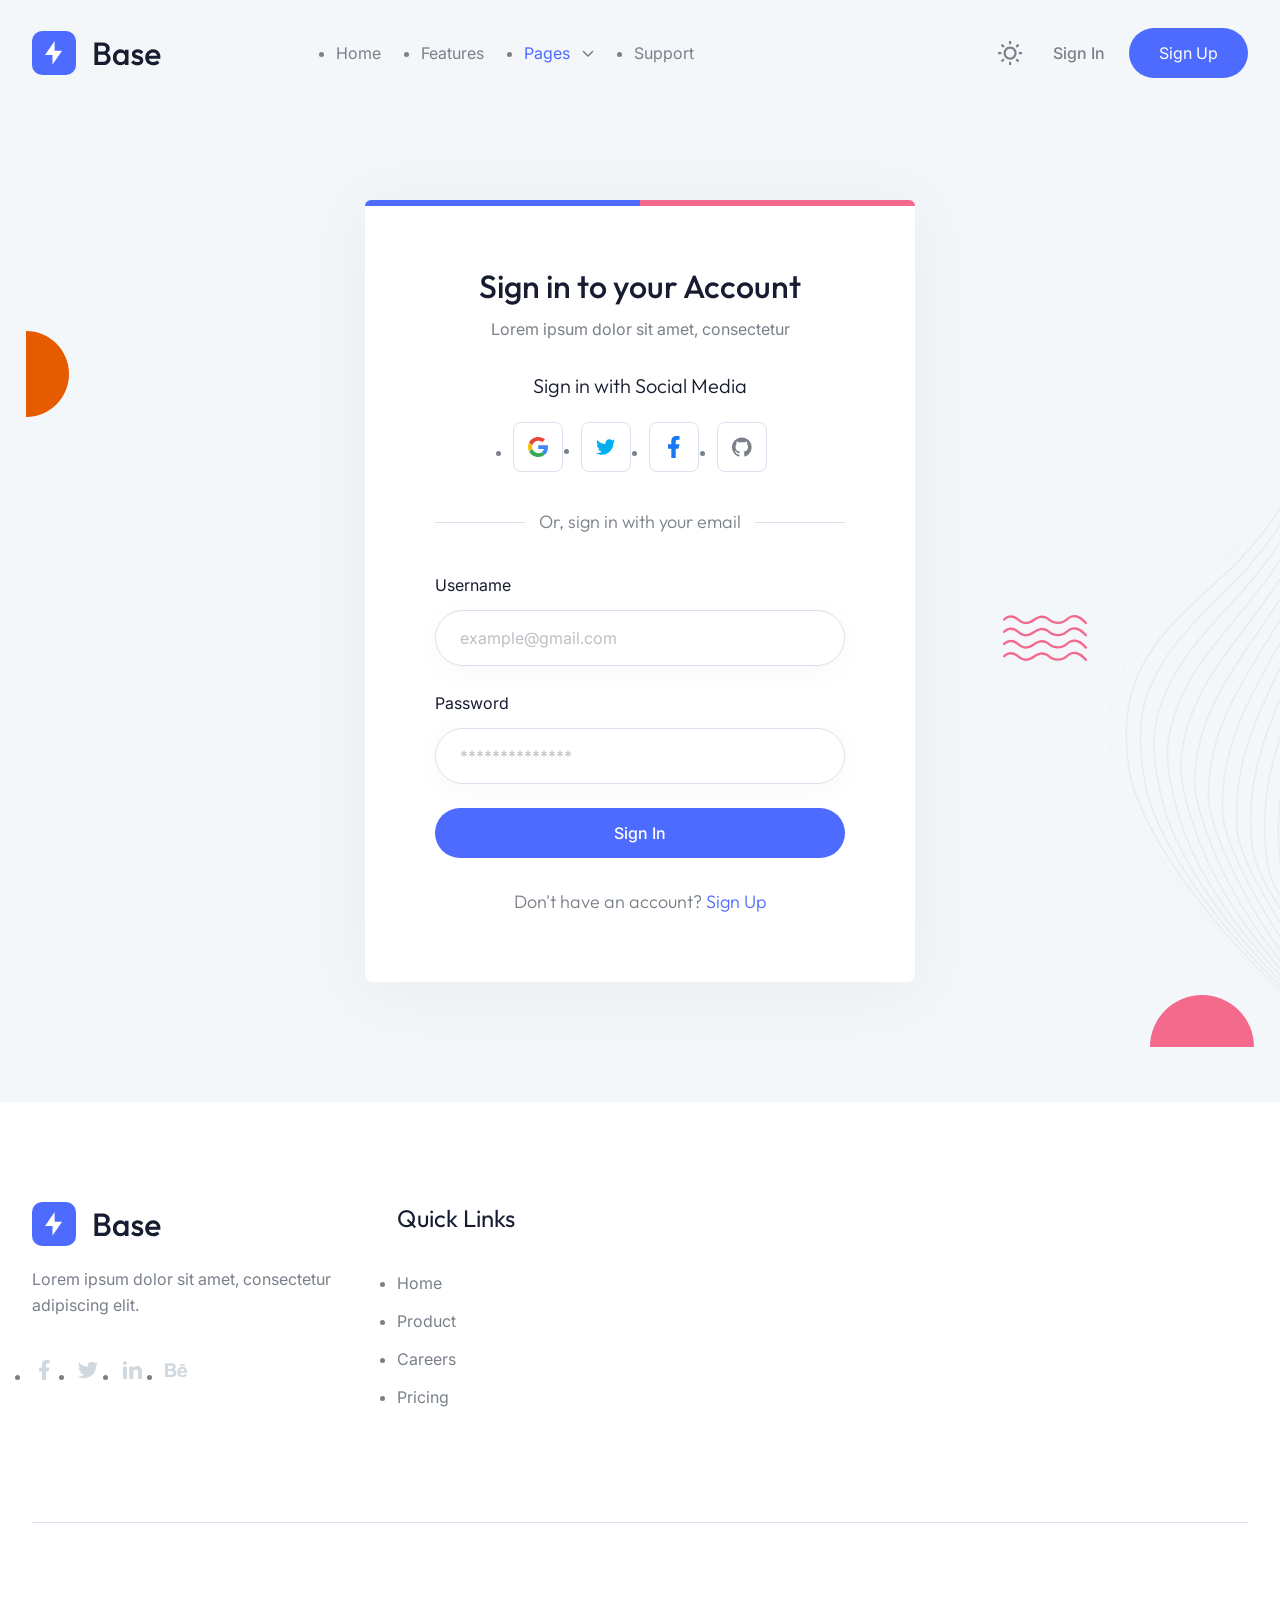
<file: ari_page/signin.html>
<!DOCTYPE html>
<html lang="en">

<head>
  <meta charset="UTF-8" />
  <meta http-equiv="X-UA-Compatible" content="IE=edge" />
  <meta name="viewport" content="width=device-width, initial-scale=1.0" />
  <title>Sign In | Base - Tailwind CSS Startup Template</title>
  <link rel="icon" href="favicon.ico">
  <link href="style.css" rel="stylesheet">
</head>

<body x-data="{ page: 'signin', 'darkMode': true, 'stickyMenu': false, 'navigationOpen': false, 'scrollTop': false }"
  x-init="
         darkMode = JSON.parse(localStorage.getItem('darkMode'));
         $watch('darkMode', value => localStorage.setItem('darkMode', JSON.stringify(value)))"
  :class="{'b eh': darkMode === true}">
  <!-- ===== Header Start ===== -->
  <header class="g s r vd ya cj" :class="{ 'hh sm _k dj bl ll' : stickyMenu }"
    @scroll.window="stickyMenu = (window.pageYOffset > 20) ? true : false">
    <div class="bb ze ki xn 2xl:ud-px-0 oo wf yf i">
      <div class="vd to/4 tc wf yf">
        <a href="index.html">
          <img class="om" src="images/logo-light.svg" alt="Logo Light" />
          <img class="xc nm" src="images/logo-dark.svg" alt="Logo Dark" />
        </a>

        <!-- Hamburger Toggle BTN -->
        <button class="po rc" @click="navigationOpen = !navigationOpen">
          <span class="rc i pf re pd">
            <span class="du-block h q vd yc">
              <span class="rc i r s eh um tg te rd eb ml jl dl" :class="{ 'ue el': !navigationOpen }"></span>
              <span class="rc i r s eh um tg te rd eb ml jl fl" :class="{ 'ue qr': !navigationOpen }"></span>
              <span class="rc i r s eh um tg te rd eb ml jl gl" :class="{ 'ue hl': !navigationOpen }"></span>
            </span>
            <span class="du-block h q vd yc lf">
              <span class="rc eh um tg ml jl el h na r ve yc" :class="{ 'sd dl': !navigationOpen }"></span>
              <span class="rc eh um tg ml jl qr h s pa vd rd" :class="{ 'sd rr': !navigationOpen }"></span>
            </span>
          </span>
        </button>
        <!-- Hamburger Toggle BTN -->
      </div>

      <div class="vd wo/4 sd qo f ho oo wf yf" :class="{ 'd hh rm sr td ud qg ug jc yh': navigationOpen }">
        <nav>
          <ul class="tc _o sf yo cg ep">
            <li><a href="index.html" class="xl" :class="{ 'mk': page === 'home' }">Home</a></li>
            <li><a href="index.html#features" class="xl">Features</a></li>
            <li class="c i" x-data="{ dropdown: false }">
              <a href="#!" class="xl tc wf yf bg" @click.prevent="dropdown = !dropdown"
                :class="{ 'mk': page === 'blog-grid' || page === 'blog-single' || page === 'signin' || page === 'signup' || page === '404' }">
                Pages

                <svg :class="{ 'wh': dropdown }" class="th mm we fd pf" xmlns="http://www.w3.org/2000/svg"
                  viewBox="0 0 512 512">
                  <path
                    d="M233.4 406.6c12.5 12.5 32.8 12.5 45.3 0l192-192c12.5-12.5 12.5-32.8 0-45.3s-32.8-12.5-45.3 0L256 338.7 86.6 169.4c-12.5-12.5-32.8-12.5-45.3 0s-12.5 32.8 0 45.3l192 192z" />
                </svg>
              </a>

              <!-- Dropdown Start -->
              <ul class="a" :class="{ 'tc': dropdown }">
                <li><a href="blog-grid.html" class="xl" :class="{ 'mk': page === 'blog-grid' }">Blog Grid</a></li>
                <li><a href="blog-single.html" class="xl" :class="{ 'mk': page === 'blog-single' }">Blog Single</a></li>
                <li><a href="signin.html" class="xl" :class="{ 'mk': page === 'signin' }">Sign In</a></li>
                <li><a href="signup.html" class="xl" :class="{ 'mk': page === 'signup' }">Sign Up</a></li>
                <li><a href="404.html" class="xl" :class="{ 'mk': page === '404' }">404</a></li>
              </ul>
              <!-- Dropdown End -->
            </li>
            <li><a href="index.html#support" class="xl">Support</a></li>
          </ul>
        </nav>

        <div class="tc wf ig pb no">
          <div class="pc h io pa ra" :class="navigationOpen ? '!-ud-visible' : 'd'">
            <label class="rc ab i">
              <input type="checkbox" :value="darkMode" @change="darkMode = !darkMode" class="pf vd yc uk h r za ab" />
              <!-- Icon Sun -->
              <svg :class="{ 'wn' : page === 'home', 'xh' : page === 'home' && stickyMenu }" class="th om" width="25"
                height="25" viewBox="0 0 25 25" fill="none" xmlns="http://www.w3.org/2000/svg">
                <path
                  d="M12.0908 18.6363C10.3549 18.6363 8.69 17.9467 7.46249 16.7192C6.23497 15.4916 5.54537 13.8268 5.54537 12.0908C5.54537 10.3549 6.23497 8.69 7.46249 7.46249C8.69 6.23497 10.3549 5.54537 12.0908 5.54537C13.8268 5.54537 15.4916 6.23497 16.7192 7.46249C17.9467 8.69 18.6363 10.3549 18.6363 12.0908C18.6363 13.8268 17.9467 15.4916 16.7192 16.7192C15.4916 17.9467 13.8268 18.6363 12.0908 18.6363ZM12.0908 16.4545C13.2481 16.4545 14.358 15.9947 15.1764 15.1764C15.9947 14.358 16.4545 13.2481 16.4545 12.0908C16.4545 10.9335 15.9947 9.8236 15.1764 9.00526C14.358 8.18692 13.2481 7.72718 12.0908 7.72718C10.9335 7.72718 9.8236 8.18692 9.00526 9.00526C8.18692 9.8236 7.72718 10.9335 7.72718 12.0908C7.72718 13.2481 8.18692 14.358 9.00526 15.1764C9.8236 15.9947 10.9335 16.4545 12.0908 16.4545ZM10.9999 0.0908203H13.1817V3.36355H10.9999V0.0908203ZM10.9999 20.8181H13.1817V24.0908H10.9999V20.8181ZM2.83446 4.377L4.377 2.83446L6.69082 5.14828L5.14828 6.69082L2.83446 4.37809V4.377ZM17.4908 19.0334L19.0334 17.4908L21.3472 19.8046L19.8046 21.3472L17.4908 19.0334ZM19.8046 2.83337L21.3472 4.377L19.0334 6.69082L17.4908 5.14828L19.8046 2.83446V2.83337ZM5.14828 17.4908L6.69082 19.0334L4.377 21.3472L2.83446 19.8046L5.14828 17.4908ZM24.0908 10.9999V13.1817H20.8181V10.9999H24.0908ZM3.36355 10.9999V13.1817H0.0908203V10.9999H3.36355Z"
                  fill="" />
              </svg>
              <!-- Icon Sun -->
              <img class="xc nm" src="images/icon-moon.svg" alt="Moon" />
            </label>
          </div>

          <a href="signin.html" :class="{ 'nk yl' : page === 'home', 'ok' : page === 'home' && stickyMenu }"
            class="ek pk xl">Sign In</a>
          <a href="signup.html" :class="{ 'hh/[0.15]' : page === 'home', 'sh' : page === 'home' && stickyMenu }"
            class="lk gh dk rg tc wf xf _l gi hi">Sign Up</a>
        </div>
      </div>
    </div>
  </header>

  <!-- ===== Header End ===== -->

  <main>
    <!-- ===== SignIn Form Start ===== -->
    <section class="i pg fh rm ki xn vq gj qp gr hj rp hr">
      <!-- Bg Shapes -->
      <img src="images/shape-06.svg" alt="Shape" class="h j k" />
      <img src="images/shape-03.svg" alt="Shape" class="h l m" />
      <img src="images/shape-17.svg" alt="Shape" class="h n o" />
      <img src="images/shape-18.svg" alt="Shape" class="h p q" />

      <div class="animate_top bb af i va sg hh sm vk xm yi _n jp hi ao kp">
        <!-- Bg Border -->
        <span class="rc h r s zd/2 od zg gh"></span>
        <span class="rc h r q zd/2 od xg mh"></span>

        <div class="rj">
          <h2 class="ek ck kk wm xb">Sign in to your Account</h2>
          <p>Lorem ipsum dolor sit amet, consectetur</p>

          <h3 class="hk yj kk wm ob mc">Sign in with Social Media</h3>
          <ul class="tc wf xf mg ec">
            <li>
              <a class="tc wf xf be dd di sg _g ch qm ml il bm rl/40 ym/40" href="#!">
                <svg width="22" height="22" viewBox="0 0 22 22" fill="none" xmlns="http://www.w3.org/2000/svg">
                  <g clip-path="url(#clip0_50_914)">
                    <path
                      d="M22.0001 11.2439C22.0134 10.4877 21.9338 9.73268 21.7629 8.99512H11.2246V13.0773H17.4105C17.2933 13.793 17.0296 14.4782 16.6352 15.0915C16.2409 15.7048 15.724 16.2336 15.1158 16.6461L15.0942 16.7828L18.4264 19.3125L18.6571 19.3351C20.7772 17.4162 21.9997 14.5928 21.9997 11.2439"
                      fill="#4285F4" />
                    <path
                      d="M11.2245 22C14.255 22 16.7992 21.0222 18.6577 19.3355L15.1156 16.6465C14.1679 17.2945 12.8958 17.7467 11.2245 17.7467C9.80508 17.7386 8.42433 17.2926 7.27814 16.4721C6.13195 15.6516 5.27851 14.4982 4.83892 13.1755L4.70737 13.1865L1.24255 15.8143L1.19727 15.9377C2.13043 17.7603 3.56252 19.2925 5.33341 20.3631C7.10429 21.4338 9.14416 22.0005 11.2249 22"
                      fill="#34A853" />
                    <path
                      d="M4.83889 13.1756C4.59338 12.4754 4.46669 11.7405 4.46388 11.0001C4.4684 10.2609 4.59041 9.52697 4.82552 8.82462L4.81927 8.6788L1.31196 6.00879L1.19724 6.06226C0.410039 7.59392 0 9.28503 0 11C0 12.715 0.410039 14.4061 1.19724 15.9377L4.83889 13.1756"
                      fill="#FBBC05" />
                    <path
                      d="M11.2249 4.25337C12.8333 4.22889 14.3888 4.8159 15.565 5.89121L18.7329 2.86003C16.7011 0.992106 14.0106 -0.0328008 11.2249 3.27798e-05C9.14418 -0.000452376 7.10433 0.566279 5.33345 1.63686C3.56256 2.70743 2.13046 4.23965 1.19727 6.06218L4.82684 8.82455C5.27077 7.50213 6.12703 6.34962 7.27491 5.5295C8.4228 4.70938 9.80439 4.26302 11.2249 4.25337"
                      fill="#EB4335" />
                  </g>
                  <defs>
                    <clipPath id="clip0_50_914">
                      <rect width="22" height="22" fill="white" />
                    </clipPath>
                  </defs>
                </svg>
              </a>
            </li>
            <li>
              <a class="tc wf xf be dd di sg _g ch qm ml il bm rl/40 ym/40" href="#!">
                <svg width="23" height="18" viewBox="0 0 23 18" fill="none" xmlns="http://www.w3.org/2000/svg">
                  <path
                    d="M22.1506 2.11765C21.3353 2.48824 20.4565 2.73176 19.5459 2.84824C20.4776 2.28706 21.1976 1.39765 21.5365 0.328235C20.6576 0.857647 19.6835 1.22824 18.6565 1.44C17.82 0.529412 16.6447 0 15.3106 0C12.8224 0 10.7894 2.03294 10.7894 4.54235C10.7894 4.90235 10.8318 5.25177 10.9059 5.58C7.13647 5.38941 3.78 3.57882 1.54588 0.836471C1.15412 1.50353 0.931765 2.28706 0.931765 3.11294C0.931765 4.69059 1.72588 6.08824 2.95412 6.88235C2.20235 6.88235 1.50353 6.67059 0.889412 6.35294C0.889412 6.35294 0.889412 6.35294 0.889412 6.38471C0.889412 8.58706 2.45647 10.4294 4.53176 10.8424C4.15059 10.9482 3.74823 11.0012 3.33529 11.0012C3.04941 11.0012 2.76353 10.9694 2.48823 10.9165C3.06 12.7059 4.72235 14.04 6.72353 14.0718C5.17765 15.3 3.21882 16.02 1.08 16.02C0.72 16.02 0.36 15.9988 0 15.9565C2.01176 17.2482 4.4047 18 6.96706 18C15.3106 18 19.8953 11.0753 19.8953 5.07176C19.8953 4.87059 19.8953 4.68 19.8847 4.47882C20.7741 3.84353 21.5365 3.03882 22.1506 2.11765Z"
                    fill="#00AFED" />
                </svg>
              </a>
            </li>
            <li>
              <a class="tc wf xf be dd di sg _g ch qm ml il bm rl/40 ym/40" href="#!">
                <svg width="12" height="22" viewBox="0 0 12 22" fill="none" xmlns="http://www.w3.org/2000/svg">
                  <path
                    d="M7.7 12.65H10.45L11.55 8.25H7.7V6.05C7.7 4.917 7.7 3.85 9.9 3.85H11.55V0.154C11.1914 0.1067 9.8373 0 8.4073 0C5.4208 0 3.3 1.8227 3.3 5.17V8.25H0V12.65H3.3V22H7.7V12.65Z"
                    fill="#1877F2" />
                </svg>
              </a>
            </li>
            <li>
              <a class="tc wf xf be dd di sg _g ch qm ml il bm rl/40 ym/40" href="#!">
                <svg width="23" height="22" viewBox="0 0 23 22" fill="none" xmlns="http://www.w3.org/2000/svg">
                  <path
                    d="M11.2731 0C9.7927 0 8.32679 0.291587 6.95907 0.858113C5.59136 1.42464 4.34862 2.25501 3.30182 3.30181C1.1877 5.41593 0 8.28329 0 11.2731C0 16.2558 3.23538 20.4832 7.7108 21.9825C8.27446 22.0727 8.45483 21.7233 8.45483 21.4189C8.45483 21.1596 8.45483 20.4494 8.45483 19.5137C5.33218 20.1901 4.66706 18.0031 4.66706 18.0031C4.1485 16.6955 3.41575 16.346 3.41575 16.346C2.3899 15.6471 3.49466 15.6696 3.49466 15.6696C4.62197 15.7485 5.21945 16.8307 5.21945 16.8307C6.20021 18.5442 7.85735 18.037 8.49992 17.7664C8.60138 17.0336 8.89448 16.5376 9.21013 16.2558C6.7075 15.974 4.08086 15.0045 4.08086 10.7094C4.08086 9.45813 4.50924 8.45482 5.24199 7.65443C5.12926 7.37261 4.7347 6.2002 5.35472 4.67834C5.35472 4.67834 6.30167 4.37396 8.45483 5.82819C9.3454 5.58018 10.3149 5.45618 11.2731 5.45618C12.2313 5.45618 13.2008 5.58018 14.0914 5.82819C16.2445 4.37396 17.1915 4.67834 17.1915 4.67834C17.8115 6.2002 17.4169 7.37261 17.3042 7.65443C18.037 8.45482 18.4653 9.45813 18.4653 10.7094C18.4653 15.0158 15.8274 15.9627 13.3135 16.2445C13.7194 16.594 14.0914 17.2817 14.0914 18.3301C14.0914 19.8407 14.0914 21.0581 14.0914 21.4189C14.0914 21.7233 14.2717 22.084 14.8467 21.9825C19.3221 20.4719 22.5462 16.2558 22.5462 11.2731C22.5462 9.79269 22.2546 8.32678 21.6881 6.95907C21.1216 5.59135 20.2912 4.34862 19.2444 3.30181C18.1976 2.25501 16.9549 1.42464 15.5871 0.858113C14.2194 0.291587 12.7535 0 11.2731 0Z"
                    fill="#79808A" />
                </svg>
              </a>
            </li>
          </ul>

          <span class="i rc sj hk xj">
            <span class="rc h s z/2 nd oe rh tm"></span>
            <span class="rc h q z/2 nd oe rh tm"></span>

            Or, sign in with your email
          </span>
        </div>

        <form class="sb" action="#!" method="#">
          <div class="wb">
            <label class="rc kk wm vb" for="username">Username</label>
            <input type="text" name="username" id="username" placeholder="example@gmail.com"
              class="vd hh rg zk _g ch hm dm fm pl/50 xi mi sm xm pm dn/40" />
          </div>

          <div class="wb">
            <label class="rc kk wm vb" for="password">Password</label>
            <input type="password" name="password" id="password" placeholder="**************"
              class="vd hh rg zk _g ch hm dm fm pl/50 xi mi sm xm pm dn/40" />
          </div>

          <button class="vd rj ek rc rg gh lk ml il _l gi hi">
            Sign In
          </button>

          <p class="sj hk xj rj ob">
            Don't have an account?
            <a class="mk" href="signup.html"> Sign Up </a>
          </p>
        </form>
      </div>
    </section>
    <!-- ===== SignIn Form End ===== -->
  </main>
  <!-- ===== Footer Start ===== -->
  <footer>
    <div class="bb ze ki xn 2xl:ud-px-0">
      <!-- Footer Top -->
      <div class="ji gp">
        <div class="tc uf ap gg fp">
          <div class="animate_top zd/2 to/4">
            <a href="index.html">
              <img src="images/logo-light.svg" alt="Logo" class="om" />
              <img src="images/logo-dark.svg" alt="Logo" class="xc nm" />
            </a>

            <p class="lc fb">Lorem ipsum dolor sit amet, consectetur adipiscing elit.</p>

            <ul class="tc wf cg">
              <li>
                <a href="#!">
                  <svg class="vh ul cl il" width="24" height="24" viewBox="0 0 24 24" fill="none"
                    xmlns="http://www.w3.org/2000/svg">
                    <g clip-path="url(#clip0_48_1499)">
                      <path
                        d="M14 13.5H16.5L17.5 9.5H14V7.5C14 6.47 14 5.5 16 5.5H17.5V2.14C17.174 2.097 15.943 2 14.643 2C11.928 2 10 3.657 10 6.7V9.5H7V13.5H10V22H14V13.5Z"
                        fill="" />
                    </g>
                    <defs>
                      <clipPath id="clip0_48_1499">
                        <rect width="24" height="24" fill="white" />
                      </clipPath>
                    </defs>
                  </svg>
                </a>
              </li>
              <li>
                <a href="#!">
                  <svg class="vh ul cl il" width="24" height="24" viewBox="0 0 24 24" fill="none"
                    xmlns="http://www.w3.org/2000/svg">
                    <g clip-path="url(#clip0_48_1502)">
                      <path
                        d="M22.162 5.65593C21.3985 5.99362 20.589 6.2154 19.76 6.31393C20.6337 5.79136 21.2877 4.96894 21.6 3.99993C20.78 4.48793 19.881 4.82993 18.944 5.01493C18.3146 4.34151 17.4803 3.89489 16.5709 3.74451C15.6615 3.59413 14.7279 3.74842 13.9153 4.18338C13.1026 4.61834 12.4564 5.30961 12.0771 6.14972C11.6978 6.98983 11.6067 7.93171 11.818 8.82893C10.1551 8.74558 8.52832 8.31345 7.04328 7.56059C5.55823 6.80773 4.24812 5.75098 3.19799 4.45893C2.82628 5.09738 2.63095 5.82315 2.63199 6.56193C2.63199 8.01193 3.36999 9.29293 4.49199 10.0429C3.828 10.022 3.17862 9.84271 2.59799 9.51993V9.57193C2.59819 10.5376 2.93236 11.4735 3.54384 12.221C4.15532 12.9684 5.00647 13.4814 5.95299 13.6729C5.33661 13.84 4.6903 13.8646 4.06299 13.7449C4.32986 14.5762 4.85 15.3031 5.55058 15.824C6.25117 16.345 7.09712 16.6337 7.96999 16.6499C7.10247 17.3313 6.10917 17.8349 5.04687 18.1321C3.98458 18.4293 2.87412 18.5142 1.77899 18.3819C3.69069 19.6114 5.91609 20.2641 8.18899 20.2619C15.882 20.2619 20.089 13.8889 20.089 8.36193C20.089 8.18193 20.084 7.99993 20.076 7.82193C20.8949 7.2301 21.6016 6.49695 22.163 5.65693L22.162 5.65593Z"
                        fill="" />
                    </g>
                    <defs>
                      <clipPath id="clip0_48_1502">
                        <rect width="24" height="24" fill="white" />
                      </clipPath>
                    </defs>
                  </svg>
                </a>
              </li>
              <li>
                <a href="#!">
                  <svg class="vh ul cl il" width="24" height="24" viewBox="0 0 24 24" fill="none"
                    xmlns="http://www.w3.org/2000/svg">
                    <g clip-path="url(#clip0_48_1505)">
                      <path
                        d="M6.94 5.00002C6.93974 5.53046 6.72877 6.03906 6.35351 6.41394C5.97825 6.78883 5.46944 6.99929 4.939 6.99902C4.40857 6.99876 3.89997 6.78779 3.52508 6.41253C3.1502 6.03727 2.93974 5.52846 2.94 4.99802C2.94027 4.46759 3.15124 3.95899 3.5265 3.5841C3.90176 3.20922 4.41057 2.99876 4.941 2.99902C5.47144 2.99929 5.98004 3.21026 6.35492 3.58552C6.72981 3.96078 6.94027 4.46959 6.94 5.00002ZM7 8.48002H3V21H7V8.48002ZM13.32 8.48002H9.34V21H13.28V14.43C13.28 10.77 18.05 10.43 18.05 14.43V21H22V13.07C22 6.90002 14.94 7.13002 13.28 10.16L13.32 8.48002Z"
                        fill="" />
                    </g>
                    <defs>
                      <clipPath id="clip0_48_1505">
                        <rect width="24" height="24" fill="white" />
                      </clipPath>
                    </defs>
                  </svg>
                </a>
              </li>
              <li>
                <a href="#!">
                  <svg class="vh ul cl il" width="24" height="24" viewBox="0 0 24 24"
                    xmlns="http://www.w3.org/2000/svg">
                    <g clip-path="url(#clip0_48_1508)">
                      <path
                        d="M7.443 5.3501C8.082 5.3501 8.673 5.4001 9.213 5.5481C9.70301 5.63814 10.1708 5.82293 10.59 6.0921C10.984 6.3391 11.279 6.6861 11.475 7.1311C11.672 7.5761 11.77 8.1211 11.77 8.7141C11.77 9.4071 11.623 10.0001 11.279 10.4451C10.984 10.8911 10.492 11.2861 9.902 11.5831C10.738 11.8311 11.377 12.2761 11.77 12.8691C12.164 13.4631 12.41 14.2051 12.41 15.0461C12.41 15.7391 12.262 16.3321 12.016 16.8271C11.77 17.3221 11.377 17.7671 10.934 18.0641C10.4528 18.3825 9.92084 18.6165 9.361 18.7561C8.771 18.9051 8.181 19.0041 7.591 19.0041H1V5.3501H7.443ZM7.049 10.8901C7.59 10.8901 8.033 10.7421 8.377 10.4951C8.721 10.2481 8.869 9.8021 8.869 9.2581C8.869 8.9611 8.819 8.6641 8.721 8.4671C8.623 8.2691 8.475 8.1201 8.279 7.9721C8.082 7.8731 7.885 7.7741 7.639 7.7251C7.393 7.6751 7.148 7.6751 6.852 7.6751H4V10.8911H7.05L7.049 10.8901ZM7.197 16.7281C7.492 16.7281 7.787 16.6781 8.033 16.6291C8.28138 16.5819 8.51628 16.4805 8.721 16.3321C8.92139 16.1873 9.08903 16.002 9.213 15.7881C9.311 15.5411 9.41 15.2441 9.41 14.8981C9.41 14.2051 9.213 13.7101 8.82 13.3641C8.426 13.0671 7.885 12.9191 7.246 12.9191H4V16.7291H7.197V16.7281ZM16.689 16.6781C17.082 17.0741 17.672 17.2721 18.459 17.2721C19 17.2721 19.492 17.1241 19.885 16.8771C20.279 16.5801 20.525 16.2831 20.623 15.9861H23.033C22.639 17.1731 22.049 18.0141 21.263 18.5581C20.475 19.0531 19.541 19.3501 18.41 19.3501C17.6864 19.3523 16.9688 19.2179 16.295 18.9541C15.6887 18.7266 15.148 18.3529 14.721 17.8661C14.2643 17.4107 13.9267 16.8498 13.738 16.2331C13.492 15.5901 13.393 14.8981 13.393 14.1061C13.393 13.3641 13.492 12.6721 13.738 12.0281C13.9745 11.4082 14.3245 10.8378 14.77 10.3461C15.213 9.9011 15.754 9.5061 16.344 9.2581C17.0007 8.99416 17.7022 8.85969 18.41 8.8621C19.246 8.8621 19.984 9.0111 20.623 9.3571C21.263 9.7031 21.754 10.0991 22.148 10.6931C22.5499 11.2636 22.8494 11.8998 23.033 12.5731C23.131 13.2651 23.18 13.9581 23.131 14.7491H16C16 15.5411 16.295 16.2831 16.689 16.6791V16.6781ZM19.787 11.4841C19.443 11.1381 18.902 10.9401 18.262 10.9401C17.82 10.9401 17.475 11.0391 17.18 11.1871C16.885 11.3361 16.689 11.5341 16.492 11.7321C16.311 11.9234 16.1912 12.1643 16.148 12.4241C16.098 12.6721 16.049 12.8691 16.049 13.0671H20.475C20.377 12.3251 20.131 11.8311 19.787 11.4841V11.4841ZM15.459 6.2901H20.967V7.6261H15.46V6.2901H15.459Z" />
                    </g>
                    <defs>
                      <clipPath id="clip0_48_1508">
                        <rect width="24" height="24" fill="white" />
                      </clipPath>
                    </defs>
                  </svg>
                </a>
              </li>
            </ul>
          </div>

          <div class="vd ro tc sf rn un gg vn">
            <div class="animate_top">
              <h4 class="kk wm tj ec">Quick Links</h4>

              <ul>
                <li><a href="#!" class="sc xl vb">Home</a></li>
                <li><a href="#!" class="sc xl vb">Product</a></li>
                <li>
                  <a href="#!" class="sc xl vb">
                    Careers

                  </a>
                </li>
                <li><a href="#!" class="sc xl vb">Pricing</a></li>
              </ul>
            </div>

            <div class="animate_top">
              <h4 class="kk wm tj ec">Services</h4>

              <ul>
                <li><a href="#!" class="sc xl vb">Web Development</a></li>
                <li><a href="#!" class="sc xl vb">Graphics Design</a></li>
                <li><a href="#!" class="sc xl vb">Digital Marketing</a></li>
                <li><a href="#!" class="sc xl vb">Ui/Ux Design</a></li>
              </ul>
            </div>

            <div class="animate_top">
              <h4 class="kk wm tj ec">Support</h4>

              <ul>
                <li><a href="#!" class="sc xl vb">Company</a></li>
                <li><a href="#!" class="sc xl vb">Press media</a></li>
                <li><a href="#!" class="sc xl vb">Our Blog</a></li>
                <li><a href="#!" class="sc xl vb">Contact Us</a></li>
              </ul>
            </div>

            <div class="animate_top">
              <h4 class="kk wm tj ec">Newsletter</h4>
              <p class="ac qe">Subscribe to receive future updates</p>

              <form action="https://formbold.com/s/unique_form_id" method="POST">
                <div class="i">
                  <input type="text" placeholder="Email address" class="vd sm _g ch pm vk xm rg gm dm dn gi mi" />

                  <button class="h q fi">
                    <svg class="th vm ul" width="20" height="20" viewBox="0 0 20 20" fill="none"
                      xmlns="http://www.w3.org/2000/svg">
                      <g clip-path="url(#clip0_48_1487)">
                        <path
                          d="M3.1175 1.17318L18.5025 9.63484C18.5678 9.67081 18.6223 9.72365 18.6602 9.78786C18.6982 9.85206 18.7182 9.92527 18.7182 9.99984C18.7182 10.0744 18.6982 10.1476 18.6602 10.2118C18.6223 10.276 18.5678 10.3289 18.5025 10.3648L3.1175 18.8265C3.05406 18.8614 2.98262 18.8792 2.91023 18.8781C2.83783 18.8769 2.76698 18.857 2.70465 18.8201C2.64232 18.7833 2.59066 18.7308 2.55478 18.6679C2.51889 18.6051 2.50001 18.5339 2.5 18.4615V1.53818C2.50001 1.46577 2.51889 1.39462 2.55478 1.33174C2.59066 1.26885 2.64232 1.2164 2.70465 1.17956C2.76698 1.14272 2.83783 1.12275 2.91023 1.12163C2.98262 1.12051 3.05406 1.13828 3.1175 1.17318ZM4.16667 10.8332V16.3473L15.7083 9.99984L4.16667 3.65234V9.16651H8.33333V10.8332H4.16667Z"
                          fill="" />
                      </g>
                      <defs>
                        <clipPath id="clip0_48_1487">
                          <rect width="20" height="20" fill="white" />
                        </clipPath>
                      </defs>
                    </svg>
                  </button>
                </div>
              </form>
            </div>
          </div>
        </div>
      </div>
      <!-- Footer Top -->

      <!-- Footer Bottom -->
      <div class="bh ch pm tc uf sf yo wf xf ap cg fp bj">
        <div class="animate_top">
          <ul class="tc wf gg">
            <li><a href="#!" class="xl">English</a></li>
            <li><a href="#!" class="xl">Privacy Policy</a></li>
            <li><a href="#!" class="xl">Support</a></li>
          </ul>
        </div>

        <div class="animate_top">
          <p>&copy; 2025 Base. All rights reserved. Distributed by <a href="https://themewagon.com"
              target="_blank">ThemeWagon</a></p>
        </div>
      </div>
      <!-- Footer Bottom -->
    </div>
  </footer>

  <!-- ===== Footer End ===== -->

  <!-- ====== Back To Top Start ===== -->
  <button class="xc wf xf ie ld vg sr gh tr g sa ta _a" @click="window.scrollTo({top: 0, behavior: 'smooth'})"
    @scroll.window="scrollTop = (window.pageYOffset > 50) ? true : false" :class="{ 'uc' : scrollTop }">
    <svg class="uh se qd" xmlns="http://www.w3.org/2000/svg" viewBox="0 0 512 512">
      <path
        d="M233.4 105.4c12.5-12.5 32.8-12.5 45.3 0l192 192c12.5 12.5 12.5 32.8 0 45.3s-32.8 12.5-45.3 0L256 173.3 86.6 342.6c-12.5 12.5-32.8 12.5-45.3 0s-12.5-32.8 0-45.3l192-192z" />
    </svg>
  </button>

  <!-- ====== Back To Top End ===== -->
  <script defer src="bundle.js"></script>
</body>

</html>
</file>
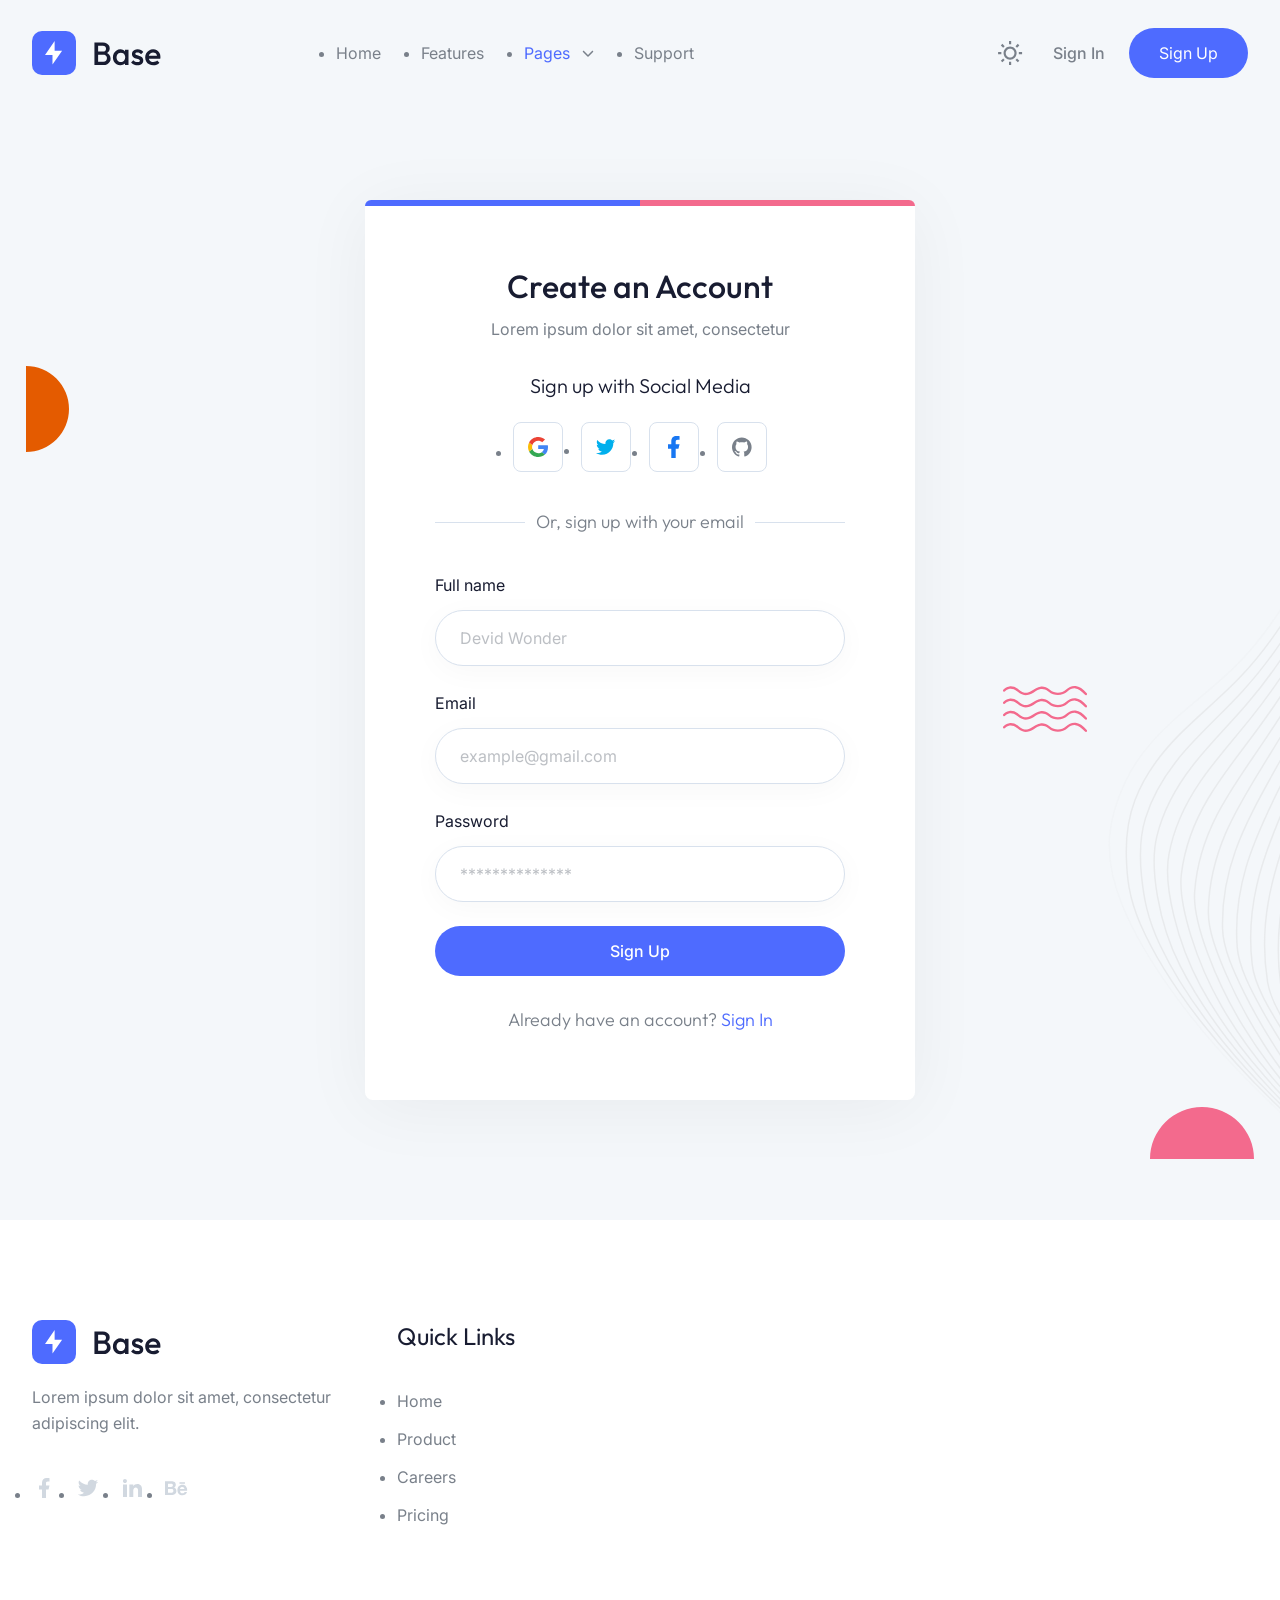
<file: ari_page/signup.html>
<!DOCTYPE html>
<html lang="en">

<head>
  <meta charset="UTF-8" />
  <meta http-equiv="X-UA-Compatible" content="IE=edge" />
  <meta name="viewport" content="width=device-width, initial-scale=1.0" />
  <title>Sign Up | Base - Tailwind CSS Startup Template</title>
  <link rel="icon" href="favicon.ico">
  <link href="style.css" rel="stylesheet">
</head>

<body x-data="{ page: 'signup', 'darkMode': true, 'stickyMenu': false, 'navigationOpen': false, 'scrollTop': false }"
  x-init="
         darkMode = JSON.parse(localStorage.getItem('darkMode'));
         $watch('darkMode', value => localStorage.setItem('darkMode', JSON.stringify(value)))"
  :class="{'b eh': darkMode === true}">
  <!-- ===== Header Start ===== -->
  <header class="g s r vd ya cj" :class="{ 'hh sm _k dj bl ll' : stickyMenu }"
    @scroll.window="stickyMenu = (window.pageYOffset > 20) ? true : false">
    <div class="bb ze ki xn 2xl:ud-px-0 oo wf yf i">
      <div class="vd to/4 tc wf yf">
        <a href="index.html">
          <img class="om" src="images/logo-light.svg" alt="Logo Light" />
          <img class="xc nm" src="images/logo-dark.svg" alt="Logo Dark" />
        </a>

        <!-- Hamburger Toggle BTN -->
        <button class="po rc" @click="navigationOpen = !navigationOpen">
          <span class="rc i pf re pd">
            <span class="du-block h q vd yc">
              <span class="rc i r s eh um tg te rd eb ml jl dl" :class="{ 'ue el': !navigationOpen }"></span>
              <span class="rc i r s eh um tg te rd eb ml jl fl" :class="{ 'ue qr': !navigationOpen }"></span>
              <span class="rc i r s eh um tg te rd eb ml jl gl" :class="{ 'ue hl': !navigationOpen }"></span>
            </span>
            <span class="du-block h q vd yc lf">
              <span class="rc eh um tg ml jl el h na r ve yc" :class="{ 'sd dl': !navigationOpen }"></span>
              <span class="rc eh um tg ml jl qr h s pa vd rd" :class="{ 'sd rr': !navigationOpen }"></span>
            </span>
          </span>
        </button>
        <!-- Hamburger Toggle BTN -->
      </div>

      <div class="vd wo/4 sd qo f ho oo wf yf" :class="{ 'd hh rm sr td ud qg ug jc yh': navigationOpen }">
        <nav>
          <ul class="tc _o sf yo cg ep">
            <li><a href="index.html" class="xl" :class="{ 'mk': page === 'home' }">Home</a></li>
            <li><a href="index.html#features" class="xl">Features</a></li>
            <li class="c i" x-data="{ dropdown: false }">
              <a href="#!" class="xl tc wf yf bg" @click.prevent="dropdown = !dropdown"
                :class="{ 'mk': page === 'blog-grid' || page === 'blog-single' || page === 'signin' || page === 'signup' || page === '404' }">
                Pages

                <svg :class="{ 'wh': dropdown }" class="th mm we fd pf" xmlns="http://www.w3.org/2000/svg"
                  viewBox="0 0 512 512">
                  <path
                    d="M233.4 406.6c12.5 12.5 32.8 12.5 45.3 0l192-192c12.5-12.5 12.5-32.8 0-45.3s-32.8-12.5-45.3 0L256 338.7 86.6 169.4c-12.5-12.5-32.8-12.5-45.3 0s-12.5 32.8 0 45.3l192 192z" />
                </svg>
              </a>

              <!-- Dropdown Start -->
              <ul class="a" :class="{ 'tc': dropdown }">
                <li><a href="blog-grid.html" class="xl" :class="{ 'mk': page === 'blog-grid' }">Blog Grid</a></li>
                <li><a href="blog-single.html" class="xl" :class="{ 'mk': page === 'blog-single' }">Blog Single</a></li>
                <li><a href="signin.html" class="xl" :class="{ 'mk': page === 'signin' }">Sign In</a></li>
                <li><a href="signup.html" class="xl" :class="{ 'mk': page === 'signup' }">Sign Up</a></li>
                <li><a href="404.html" class="xl" :class="{ 'mk': page === '404' }">404</a></li>
              </ul>
              <!-- Dropdown End -->
            </li>
            <li><a href="index.html#support" class="xl">Support</a></li>
          </ul>
        </nav>

        <div class="tc wf ig pb no">
          <div class="pc h io pa ra" :class="navigationOpen ? '!-ud-visible' : 'd'">
            <label class="rc ab i">
              <input type="checkbox" :value="darkMode" @change="darkMode = !darkMode" class="pf vd yc uk h r za ab" />
              <!-- Icon Sun -->
              <svg :class="{ 'wn' : page === 'home', 'xh' : page === 'home' && stickyMenu }" class="th om" width="25"
                height="25" viewBox="0 0 25 25" fill="none" xmlns="http://www.w3.org/2000/svg">
                <path
                  d="M12.0908 18.6363C10.3549 18.6363 8.69 17.9467 7.46249 16.7192C6.23497 15.4916 5.54537 13.8268 5.54537 12.0908C5.54537 10.3549 6.23497 8.69 7.46249 7.46249C8.69 6.23497 10.3549 5.54537 12.0908 5.54537C13.8268 5.54537 15.4916 6.23497 16.7192 7.46249C17.9467 8.69 18.6363 10.3549 18.6363 12.0908C18.6363 13.8268 17.9467 15.4916 16.7192 16.7192C15.4916 17.9467 13.8268 18.6363 12.0908 18.6363ZM12.0908 16.4545C13.2481 16.4545 14.358 15.9947 15.1764 15.1764C15.9947 14.358 16.4545 13.2481 16.4545 12.0908C16.4545 10.9335 15.9947 9.8236 15.1764 9.00526C14.358 8.18692 13.2481 7.72718 12.0908 7.72718C10.9335 7.72718 9.8236 8.18692 9.00526 9.00526C8.18692 9.8236 7.72718 10.9335 7.72718 12.0908C7.72718 13.2481 8.18692 14.358 9.00526 15.1764C9.8236 15.9947 10.9335 16.4545 12.0908 16.4545ZM10.9999 0.0908203H13.1817V3.36355H10.9999V0.0908203ZM10.9999 20.8181H13.1817V24.0908H10.9999V20.8181ZM2.83446 4.377L4.377 2.83446L6.69082 5.14828L5.14828 6.69082L2.83446 4.37809V4.377ZM17.4908 19.0334L19.0334 17.4908L21.3472 19.8046L19.8046 21.3472L17.4908 19.0334ZM19.8046 2.83337L21.3472 4.377L19.0334 6.69082L17.4908 5.14828L19.8046 2.83446V2.83337ZM5.14828 17.4908L6.69082 19.0334L4.377 21.3472L2.83446 19.8046L5.14828 17.4908ZM24.0908 10.9999V13.1817H20.8181V10.9999H24.0908ZM3.36355 10.9999V13.1817H0.0908203V10.9999H3.36355Z"
                  fill="" />
              </svg>
              <!-- Icon Sun -->
              <img class="xc nm" src="images/icon-moon.svg" alt="Moon" />
            </label>
          </div>

          <a href="signin.html" :class="{ 'nk yl' : page === 'home', 'ok' : page === 'home' && stickyMenu }"
            class="ek pk xl">Sign In</a>
          <a href="signup.html" :class="{ 'hh/[0.15]' : page === 'home', 'sh' : page === 'home' && stickyMenu }"
            class="lk gh dk rg tc wf xf _l gi hi">Sign Up</a>
        </div>
      </div>
    </div>
  </header>

  <!-- ===== Header End ===== -->

  <main>
    <!-- ===== SignUp Form Start ===== -->
    <section class="i pg fh rm ki xn vq gj qp gr hj rp hr">
      <!-- Bg Shapes -->
      <img src="images/shape-06.svg" alt="Shape" class="h j k" />
      <img src="images/shape-03.svg" alt="Shape" class="h l m" />
      <img src="images/shape-17.svg" alt="Shape" class="h n o" />
      <img src="images/shape-18.svg" alt="Shape" class="h p q" />

      <div class="animate_top bb af i va sg hh sm vk xm yi _n jp hi ao kp">
        <!-- Bg Border -->
        <span class="rc h r s zd/2 od zg gh"></span>
        <span class="rc h r q zd/2 od xg mh"></span>

        <div class="rj">
          <h2 class="ek ck kk wm xb">Create an Account</h2>
          <p>Lorem ipsum dolor sit amet, consectetur</p>

          <h3 class="hk yj kk wm ob mc">Sign up with Social Media</h3>
          <ul class="tc wf xf mg ec">
            <li>
              <a class="tc wf xf be dd di sg _g ch qm ml il bm rl/40 ym/40" href="#!">
                <svg width="22" height="22" viewBox="0 0 22 22" fill="none" xmlns="http://www.w3.org/2000/svg">
                  <g clip-path="url(#clip0_50_914)">
                    <path
                      d="M22.0001 11.2439C22.0134 10.4877 21.9338 9.73268 21.7629 8.99512H11.2246V13.0773H17.4105C17.2933 13.793 17.0296 14.4782 16.6352 15.0915C16.2409 15.7048 15.724 16.2336 15.1158 16.6461L15.0942 16.7828L18.4264 19.3125L18.6571 19.3351C20.7772 17.4162 21.9997 14.5928 21.9997 11.2439"
                      fill="#4285F4" />
                    <path
                      d="M11.2245 22C14.255 22 16.7992 21.0222 18.6577 19.3355L15.1156 16.6465C14.1679 17.2945 12.8958 17.7467 11.2245 17.7467C9.80508 17.7386 8.42433 17.2926 7.27814 16.4721C6.13195 15.6516 5.27851 14.4982 4.83892 13.1755L4.70737 13.1865L1.24255 15.8143L1.19727 15.9377C2.13043 17.7603 3.56252 19.2925 5.33341 20.3631C7.10429 21.4338 9.14416 22.0005 11.2249 22"
                      fill="#34A853" />
                    <path
                      d="M4.83889 13.1756C4.59338 12.4754 4.46669 11.7405 4.46388 11.0001C4.4684 10.2609 4.59041 9.52697 4.82552 8.82462L4.81927 8.6788L1.31196 6.00879L1.19724 6.06226C0.410039 7.59392 0 9.28503 0 11C0 12.715 0.410039 14.4061 1.19724 15.9377L4.83889 13.1756"
                      fill="#FBBC05" />
                    <path
                      d="M11.2249 4.25337C12.8333 4.22889 14.3888 4.8159 15.565 5.89121L18.7329 2.86003C16.7011 0.992106 14.0106 -0.0328008 11.2249 3.27798e-05C9.14418 -0.000452376 7.10433 0.566279 5.33345 1.63686C3.56256 2.70743 2.13046 4.23965 1.19727 6.06218L4.82684 8.82455C5.27077 7.50213 6.12703 6.34962 7.27491 5.5295C8.4228 4.70938 9.80439 4.26302 11.2249 4.25337"
                      fill="#EB4335" />
                  </g>
                  <defs>
                    <clipPath id="clip0_50_914">
                      <rect width="22" height="22" fill="white" />
                    </clipPath>
                  </defs>
                </svg>
              </a>
            </li>
            <li>
              <a class="tc wf xf be dd di sg _g ch qm ml il bm rl/40 ym/40" href="#!">
                <svg width="23" height="18" viewBox="0 0 23 18" fill="none" xmlns="http://www.w3.org/2000/svg">
                  <path
                    d="M22.1506 2.11765C21.3353 2.48824 20.4565 2.73176 19.5459 2.84824C20.4776 2.28706 21.1976 1.39765 21.5365 0.328235C20.6576 0.857647 19.6835 1.22824 18.6565 1.44C17.82 0.529412 16.6447 0 15.3106 0C12.8224 0 10.7894 2.03294 10.7894 4.54235C10.7894 4.90235 10.8318 5.25177 10.9059 5.58C7.13647 5.38941 3.78 3.57882 1.54588 0.836471C1.15412 1.50353 0.931765 2.28706 0.931765 3.11294C0.931765 4.69059 1.72588 6.08824 2.95412 6.88235C2.20235 6.88235 1.50353 6.67059 0.889412 6.35294C0.889412 6.35294 0.889412 6.35294 0.889412 6.38471C0.889412 8.58706 2.45647 10.4294 4.53176 10.8424C4.15059 10.9482 3.74823 11.0012 3.33529 11.0012C3.04941 11.0012 2.76353 10.9694 2.48823 10.9165C3.06 12.7059 4.72235 14.04 6.72353 14.0718C5.17765 15.3 3.21882 16.02 1.08 16.02C0.72 16.02 0.36 15.9988 0 15.9565C2.01176 17.2482 4.4047 18 6.96706 18C15.3106 18 19.8953 11.0753 19.8953 5.07176C19.8953 4.87059 19.8953 4.68 19.8847 4.47882C20.7741 3.84353 21.5365 3.03882 22.1506 2.11765Z"
                    fill="#00AFED" />
                </svg>
              </a>
            </li>
            <li>
              <a class="tc wf xf be dd di sg _g ch qm ml il bm rl/40 ym/40" href="#!">
                <svg width="12" height="22" viewBox="0 0 12 22" fill="none" xmlns="http://www.w3.org/2000/svg">
                  <path
                    d="M7.7 12.65H10.45L11.55 8.25H7.7V6.05C7.7 4.917 7.7 3.85 9.9 3.85H11.55V0.154C11.1914 0.1067 9.8373 0 8.4073 0C5.4208 0 3.3 1.8227 3.3 5.17V8.25H0V12.65H3.3V22H7.7V12.65Z"
                    fill="#1877F2" />
                </svg>
              </a>
            </li>
            <li>
              <a class="tc wf xf be dd di sg _g ch qm ml il bm rl/40 ym/40" href="#!">
                <svg width="23" height="22" viewBox="0 0 23 22" fill="none" xmlns="http://www.w3.org/2000/svg">
                  <path
                    d="M11.2731 0C9.7927 0 8.32679 0.291587 6.95907 0.858113C5.59136 1.42464 4.34862 2.25501 3.30182 3.30181C1.1877 5.41593 0 8.28329 0 11.2731C0 16.2558 3.23538 20.4832 7.7108 21.9825C8.27446 22.0727 8.45483 21.7233 8.45483 21.4189C8.45483 21.1596 8.45483 20.4494 8.45483 19.5137C5.33218 20.1901 4.66706 18.0031 4.66706 18.0031C4.1485 16.6955 3.41575 16.346 3.41575 16.346C2.3899 15.6471 3.49466 15.6696 3.49466 15.6696C4.62197 15.7485 5.21945 16.8307 5.21945 16.8307C6.20021 18.5442 7.85735 18.037 8.49992 17.7664C8.60138 17.0336 8.89448 16.5376 9.21013 16.2558C6.7075 15.974 4.08086 15.0045 4.08086 10.7094C4.08086 9.45813 4.50924 8.45482 5.24199 7.65443C5.12926 7.37261 4.7347 6.2002 5.35472 4.67834C5.35472 4.67834 6.30167 4.37396 8.45483 5.82819C9.3454 5.58018 10.3149 5.45618 11.2731 5.45618C12.2313 5.45618 13.2008 5.58018 14.0914 5.82819C16.2445 4.37396 17.1915 4.67834 17.1915 4.67834C17.8115 6.2002 17.4169 7.37261 17.3042 7.65443C18.037 8.45482 18.4653 9.45813 18.4653 10.7094C18.4653 15.0158 15.8274 15.9627 13.3135 16.2445C13.7194 16.594 14.0914 17.2817 14.0914 18.3301C14.0914 19.8407 14.0914 21.0581 14.0914 21.4189C14.0914 21.7233 14.2717 22.084 14.8467 21.9825C19.3221 20.4719 22.5462 16.2558 22.5462 11.2731C22.5462 9.79269 22.2546 8.32678 21.6881 6.95907C21.1216 5.59135 20.2912 4.34862 19.2444 3.30181C18.1976 2.25501 16.9549 1.42464 15.5871 0.858113C14.2194 0.291587 12.7535 0 11.2731 0Z"
                    fill="#79808A" />
                </svg>
              </a>
            </li>
          </ul>

          <span class="i rc sj hk xj">
            <span class="rc h s z/2 nd oe rh tm"></span>
            <span class="rc h q z/2 nd oe rh tm"></span>

            Or, sign up with your email
          </span>
        </div>

        <form class="sb" action="#!" method="#!">
          <div class="wb">
            <label class="rc kk wm vb" for="fullname">Full name</label>
            <input type="text" name="fullname" id="fullname" placeholder="Devid Wonder"
              class="vd hh rg zk _g ch hm dm fm pl/50 xi mi sm xm pm dn/40" />
          </div>

          <div class="wb">
            <label class="rc kk wm vb" for="email">Email</label>
            <input type="email" name="email" id="email" placeholder="example@gmail.com"
              class="vd hh rg zk _g ch hm dm fm pl/50 xi mi sm xm pm dn/40" />
          </div>

          <div class="wb">
            <label class="rc kk wm vb" for="password">Password</label>
            <input type="password" name="password" id="password" placeholder="**************"
              class="vd hh rg zk _g ch hm dm fm pl/50 xi mi sm xm pm dn/40" />
          </div>

          <button class="vd rj ek rc rg gh lk ml il _l gi hi">
            Sign Up
          </button>

          <p class="sj hk xj rj ob">
            Already have an account?
            <a class="mk" href="signin.html"> Sign In </a>
          </p>
        </form>
      </div>
    </section>
    <!-- ===== SignUp Form End ===== -->
  </main>
  <!-- ===== Footer Start ===== -->
  <footer>
    <div class="bb ze ki xn 2xl:ud-px-0">
      <!-- Footer Top -->
      <div class="ji gp">
        <div class="tc uf ap gg fp">
          <div class="animate_top zd/2 to/4">
            <a href="index.html">
              <img src="images/logo-light.svg" alt="Logo" class="om" />
              <img src="images/logo-dark.svg" alt="Logo" class="xc nm" />
            </a>

            <p class="lc fb">Lorem ipsum dolor sit amet, consectetur adipiscing elit.</p>

            <ul class="tc wf cg">
              <li>
                <a href="#!">
                  <svg class="vh ul cl il" width="24" height="24" viewBox="0 0 24 24" fill="none"
                    xmlns="http://www.w3.org/2000/svg">
                    <g clip-path="url(#clip0_48_1499)">
                      <path
                        d="M14 13.5H16.5L17.5 9.5H14V7.5C14 6.47 14 5.5 16 5.5H17.5V2.14C17.174 2.097 15.943 2 14.643 2C11.928 2 10 3.657 10 6.7V9.5H7V13.5H10V22H14V13.5Z"
                        fill="" />
                    </g>
                    <defs>
                      <clipPath id="clip0_48_1499">
                        <rect width="24" height="24" fill="white" />
                      </clipPath>
                    </defs>
                  </svg>
                </a>
              </li>
              <li>
                <a href="#!">
                  <svg class="vh ul cl il" width="24" height="24" viewBox="0 0 24 24" fill="none"
                    xmlns="http://www.w3.org/2000/svg">
                    <g clip-path="url(#clip0_48_1502)">
                      <path
                        d="M22.162 5.65593C21.3985 5.99362 20.589 6.2154 19.76 6.31393C20.6337 5.79136 21.2877 4.96894 21.6 3.99993C20.78 4.48793 19.881 4.82993 18.944 5.01493C18.3146 4.34151 17.4803 3.89489 16.5709 3.74451C15.6615 3.59413 14.7279 3.74842 13.9153 4.18338C13.1026 4.61834 12.4564 5.30961 12.0771 6.14972C11.6978 6.98983 11.6067 7.93171 11.818 8.82893C10.1551 8.74558 8.52832 8.31345 7.04328 7.56059C5.55823 6.80773 4.24812 5.75098 3.19799 4.45893C2.82628 5.09738 2.63095 5.82315 2.63199 6.56193C2.63199 8.01193 3.36999 9.29293 4.49199 10.0429C3.828 10.022 3.17862 9.84271 2.59799 9.51993V9.57193C2.59819 10.5376 2.93236 11.4735 3.54384 12.221C4.15532 12.9684 5.00647 13.4814 5.95299 13.6729C5.33661 13.84 4.6903 13.8646 4.06299 13.7449C4.32986 14.5762 4.85 15.3031 5.55058 15.824C6.25117 16.345 7.09712 16.6337 7.96999 16.6499C7.10247 17.3313 6.10917 17.8349 5.04687 18.1321C3.98458 18.4293 2.87412 18.5142 1.77899 18.3819C3.69069 19.6114 5.91609 20.2641 8.18899 20.2619C15.882 20.2619 20.089 13.8889 20.089 8.36193C20.089 8.18193 20.084 7.99993 20.076 7.82193C20.8949 7.2301 21.6016 6.49695 22.163 5.65693L22.162 5.65593Z"
                        fill="" />
                    </g>
                    <defs>
                      <clipPath id="clip0_48_1502">
                        <rect width="24" height="24" fill="white" />
                      </clipPath>
                    </defs>
                  </svg>
                </a>
              </li>
              <li>
                <a href="#!">
                  <svg class="vh ul cl il" width="24" height="24" viewBox="0 0 24 24" fill="none"
                    xmlns="http://www.w3.org/2000/svg">
                    <g clip-path="url(#clip0_48_1505)">
                      <path
                        d="M6.94 5.00002C6.93974 5.53046 6.72877 6.03906 6.35351 6.41394C5.97825 6.78883 5.46944 6.99929 4.939 6.99902C4.40857 6.99876 3.89997 6.78779 3.52508 6.41253C3.1502 6.03727 2.93974 5.52846 2.94 4.99802C2.94027 4.46759 3.15124 3.95899 3.5265 3.5841C3.90176 3.20922 4.41057 2.99876 4.941 2.99902C5.47144 2.99929 5.98004 3.21026 6.35492 3.58552C6.72981 3.96078 6.94027 4.46959 6.94 5.00002ZM7 8.48002H3V21H7V8.48002ZM13.32 8.48002H9.34V21H13.28V14.43C13.28 10.77 18.05 10.43 18.05 14.43V21H22V13.07C22 6.90002 14.94 7.13002 13.28 10.16L13.32 8.48002Z"
                        fill="" />
                    </g>
                    <defs>
                      <clipPath id="clip0_48_1505">
                        <rect width="24" height="24" fill="white" />
                      </clipPath>
                    </defs>
                  </svg>
                </a>
              </li>
              <li>
                <a href="#!">
                  <svg class="vh ul cl il" width="24" height="24" viewBox="0 0 24 24"
                    xmlns="http://www.w3.org/2000/svg">
                    <g clip-path="url(#clip0_48_1508)">
                      <path
                        d="M7.443 5.3501C8.082 5.3501 8.673 5.4001 9.213 5.5481C9.70301 5.63814 10.1708 5.82293 10.59 6.0921C10.984 6.3391 11.279 6.6861 11.475 7.1311C11.672 7.5761 11.77 8.1211 11.77 8.7141C11.77 9.4071 11.623 10.0001 11.279 10.4451C10.984 10.8911 10.492 11.2861 9.902 11.5831C10.738 11.8311 11.377 12.2761 11.77 12.8691C12.164 13.4631 12.41 14.2051 12.41 15.0461C12.41 15.7391 12.262 16.3321 12.016 16.8271C11.77 17.3221 11.377 17.7671 10.934 18.0641C10.4528 18.3825 9.92084 18.6165 9.361 18.7561C8.771 18.9051 8.181 19.0041 7.591 19.0041H1V5.3501H7.443ZM7.049 10.8901C7.59 10.8901 8.033 10.7421 8.377 10.4951C8.721 10.2481 8.869 9.8021 8.869 9.2581C8.869 8.9611 8.819 8.6641 8.721 8.4671C8.623 8.2691 8.475 8.1201 8.279 7.9721C8.082 7.8731 7.885 7.7741 7.639 7.7251C7.393 7.6751 7.148 7.6751 6.852 7.6751H4V10.8911H7.05L7.049 10.8901ZM7.197 16.7281C7.492 16.7281 7.787 16.6781 8.033 16.6291C8.28138 16.5819 8.51628 16.4805 8.721 16.3321C8.92139 16.1873 9.08903 16.002 9.213 15.7881C9.311 15.5411 9.41 15.2441 9.41 14.8981C9.41 14.2051 9.213 13.7101 8.82 13.3641C8.426 13.0671 7.885 12.9191 7.246 12.9191H4V16.7291H7.197V16.7281ZM16.689 16.6781C17.082 17.0741 17.672 17.2721 18.459 17.2721C19 17.2721 19.492 17.1241 19.885 16.8771C20.279 16.5801 20.525 16.2831 20.623 15.9861H23.033C22.639 17.1731 22.049 18.0141 21.263 18.5581C20.475 19.0531 19.541 19.3501 18.41 19.3501C17.6864 19.3523 16.9688 19.2179 16.295 18.9541C15.6887 18.7266 15.148 18.3529 14.721 17.8661C14.2643 17.4107 13.9267 16.8498 13.738 16.2331C13.492 15.5901 13.393 14.8981 13.393 14.1061C13.393 13.3641 13.492 12.6721 13.738 12.0281C13.9745 11.4082 14.3245 10.8378 14.77 10.3461C15.213 9.9011 15.754 9.5061 16.344 9.2581C17.0007 8.99416 17.7022 8.85969 18.41 8.8621C19.246 8.8621 19.984 9.0111 20.623 9.3571C21.263 9.7031 21.754 10.0991 22.148 10.6931C22.5499 11.2636 22.8494 11.8998 23.033 12.5731C23.131 13.2651 23.18 13.9581 23.131 14.7491H16C16 15.5411 16.295 16.2831 16.689 16.6791V16.6781ZM19.787 11.4841C19.443 11.1381 18.902 10.9401 18.262 10.9401C17.82 10.9401 17.475 11.0391 17.18 11.1871C16.885 11.3361 16.689 11.5341 16.492 11.7321C16.311 11.9234 16.1912 12.1643 16.148 12.4241C16.098 12.6721 16.049 12.8691 16.049 13.0671H20.475C20.377 12.3251 20.131 11.8311 19.787 11.4841V11.4841ZM15.459 6.2901H20.967V7.6261H15.46V6.2901H15.459Z" />
                    </g>
                    <defs>
                      <clipPath id="clip0_48_1508">
                        <rect width="24" height="24" fill="white" />
                      </clipPath>
                    </defs>
                  </svg>
                </a>
              </li>
            </ul>
          </div>

          <div class="vd ro tc sf rn un gg vn">
            <div class="animate_top">
              <h4 class="kk wm tj ec">Quick Links</h4>

              <ul>
                <li><a href="#!" class="sc xl vb">Home</a></li>
                <li><a href="#!" class="sc xl vb">Product</a></li>
                <li>
                  <a href="#!" class="sc xl vb">
                    Careers

                  </a>
                </li>
                <li><a href="#!" class="sc xl vb">Pricing</a></li>
              </ul>
            </div>

            <div class="animate_top">
              <h4 class="kk wm tj ec">Services</h4>

              <ul>
                <li><a href="#!" class="sc xl vb">Web Development</a></li>
                <li><a href="#!" class="sc xl vb">Graphics Design</a></li>
                <li><a href="#!" class="sc xl vb">Digital Marketing</a></li>
                <li><a href="#!" class="sc xl vb">Ui/Ux Design</a></li>
              </ul>
            </div>

            <div class="animate_top">
              <h4 class="kk wm tj ec">Support</h4>

              <ul>
                <li><a href="#!" class="sc xl vb">Company</a></li>
                <li><a href="#!" class="sc xl vb">Press media</a></li>
                <li><a href="#!" class="sc xl vb">Our Blog</a></li>
                <li><a href="#!" class="sc xl vb">Contact Us</a></li>
              </ul>
            </div>

            <div class="animate_top">
              <h4 class="kk wm tj ec">Newsletter</h4>
              <p class="ac qe">Subscribe to receive future updates</p>

              <form action="https://formbold.com/s/unique_form_id" method="POST">
                <div class="i">
                  <input type="text" placeholder="Email address" class="vd sm _g ch pm vk xm rg gm dm dn gi mi" />

                  <button class="h q fi">
                    <svg class="th vm ul" width="20" height="20" viewBox="0 0 20 20" fill="none"
                      xmlns="http://www.w3.org/2000/svg">
                      <g clip-path="url(#clip0_48_1487)">
                        <path
                          d="M3.1175 1.17318L18.5025 9.63484C18.5678 9.67081 18.6223 9.72365 18.6602 9.78786C18.6982 9.85206 18.7182 9.92527 18.7182 9.99984C18.7182 10.0744 18.6982 10.1476 18.6602 10.2118C18.6223 10.276 18.5678 10.3289 18.5025 10.3648L3.1175 18.8265C3.05406 18.8614 2.98262 18.8792 2.91023 18.8781C2.83783 18.8769 2.76698 18.857 2.70465 18.8201C2.64232 18.7833 2.59066 18.7308 2.55478 18.6679C2.51889 18.6051 2.50001 18.5339 2.5 18.4615V1.53818C2.50001 1.46577 2.51889 1.39462 2.55478 1.33174C2.59066 1.26885 2.64232 1.2164 2.70465 1.17956C2.76698 1.14272 2.83783 1.12275 2.91023 1.12163C2.98262 1.12051 3.05406 1.13828 3.1175 1.17318ZM4.16667 10.8332V16.3473L15.7083 9.99984L4.16667 3.65234V9.16651H8.33333V10.8332H4.16667Z"
                          fill="" />
                      </g>
                      <defs>
                        <clipPath id="clip0_48_1487">
                          <rect width="20" height="20" fill="white" />
                        </clipPath>
                      </defs>
                    </svg>
                  </button>
                </div>
              </form>
            </div>
          </div>
        </div>
      </div>
      <!-- Footer Top -->

      <!-- Footer Bottom -->
      <div class="bh ch pm tc uf sf yo wf xf ap cg fp bj">
        <div class="animate_top">
          <ul class="tc wf gg">
            <li><a href="#!" class="xl">English</a></li>
            <li><a href="#!" class="xl">Privacy Policy</a></li>
            <li><a href="#!" class="xl">Support</a></li>
          </ul>
        </div>

        <div class="animate_top">
          <p>&copy; 2025 Base. All rights reserved. Distributed by <a href="https://themewagon.com"
              target="_blank">ThemeWagon</a></p>
        </div>
      </div>
      <!-- Footer Bottom -->
    </div>
  </footer>

  <!-- ===== Footer End ===== -->

  <!-- ====== Back To Top Start ===== -->
  <button class="xc wf xf ie ld vg sr gh tr g sa ta _a" @click="window.scrollTo({top: 0, behavior: 'smooth'})"
    @scroll.window="scrollTop = (window.pageYOffset > 50) ? true : false" :class="{ 'uc' : scrollTop }">
    <svg class="uh se qd" xmlns="http://www.w3.org/2000/svg" viewBox="0 0 512 512">
      <path
        d="M233.4 105.4c12.5-12.5 32.8-12.5 45.3 0l192 192c12.5 12.5 12.5 32.8 0 45.3s-32.8 12.5-45.3 0L256 173.3 86.6 342.6c-12.5 12.5-32.8 12.5-45.3 0s-12.5-32.8 0-45.3l192-192z" />
    </svg>
  </button>

  <!-- ====== Back To Top End ===== -->
  <script defer src="bundle.js"></script>
</body>

</html>
</file>
